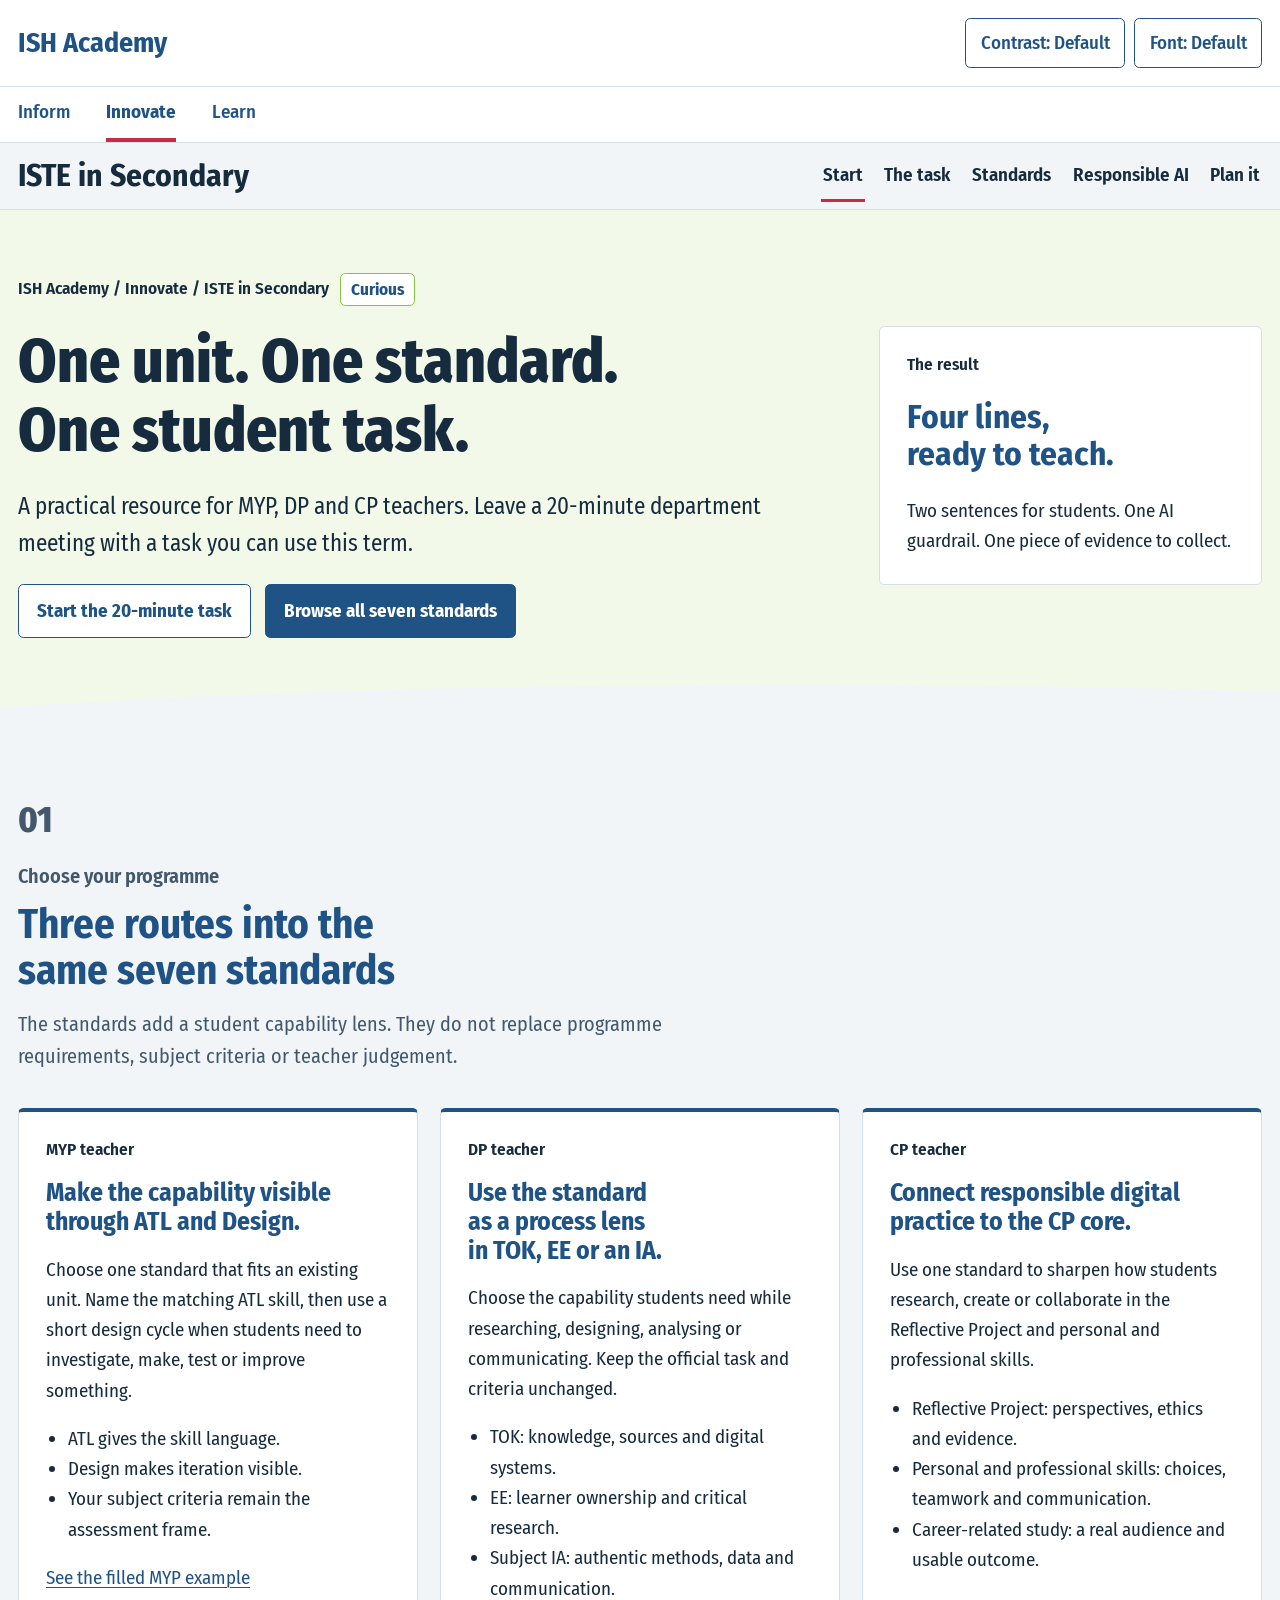
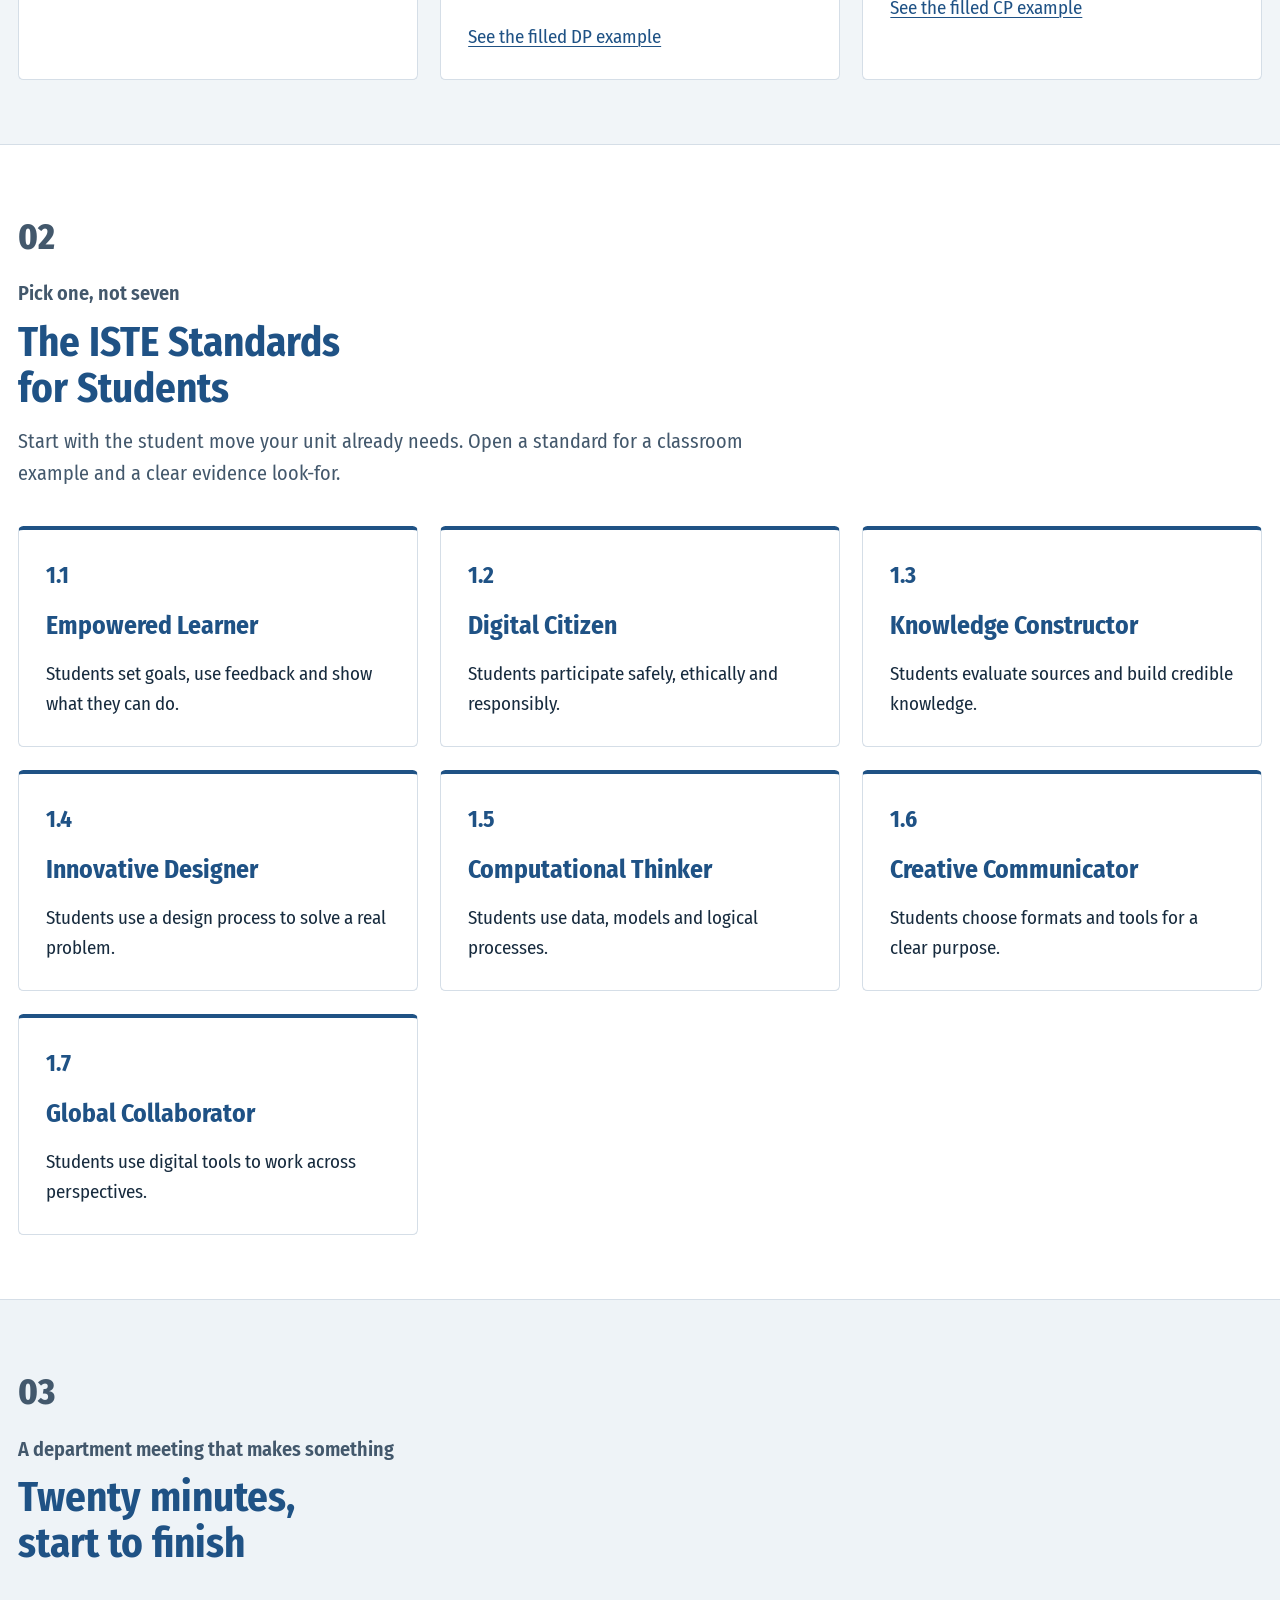
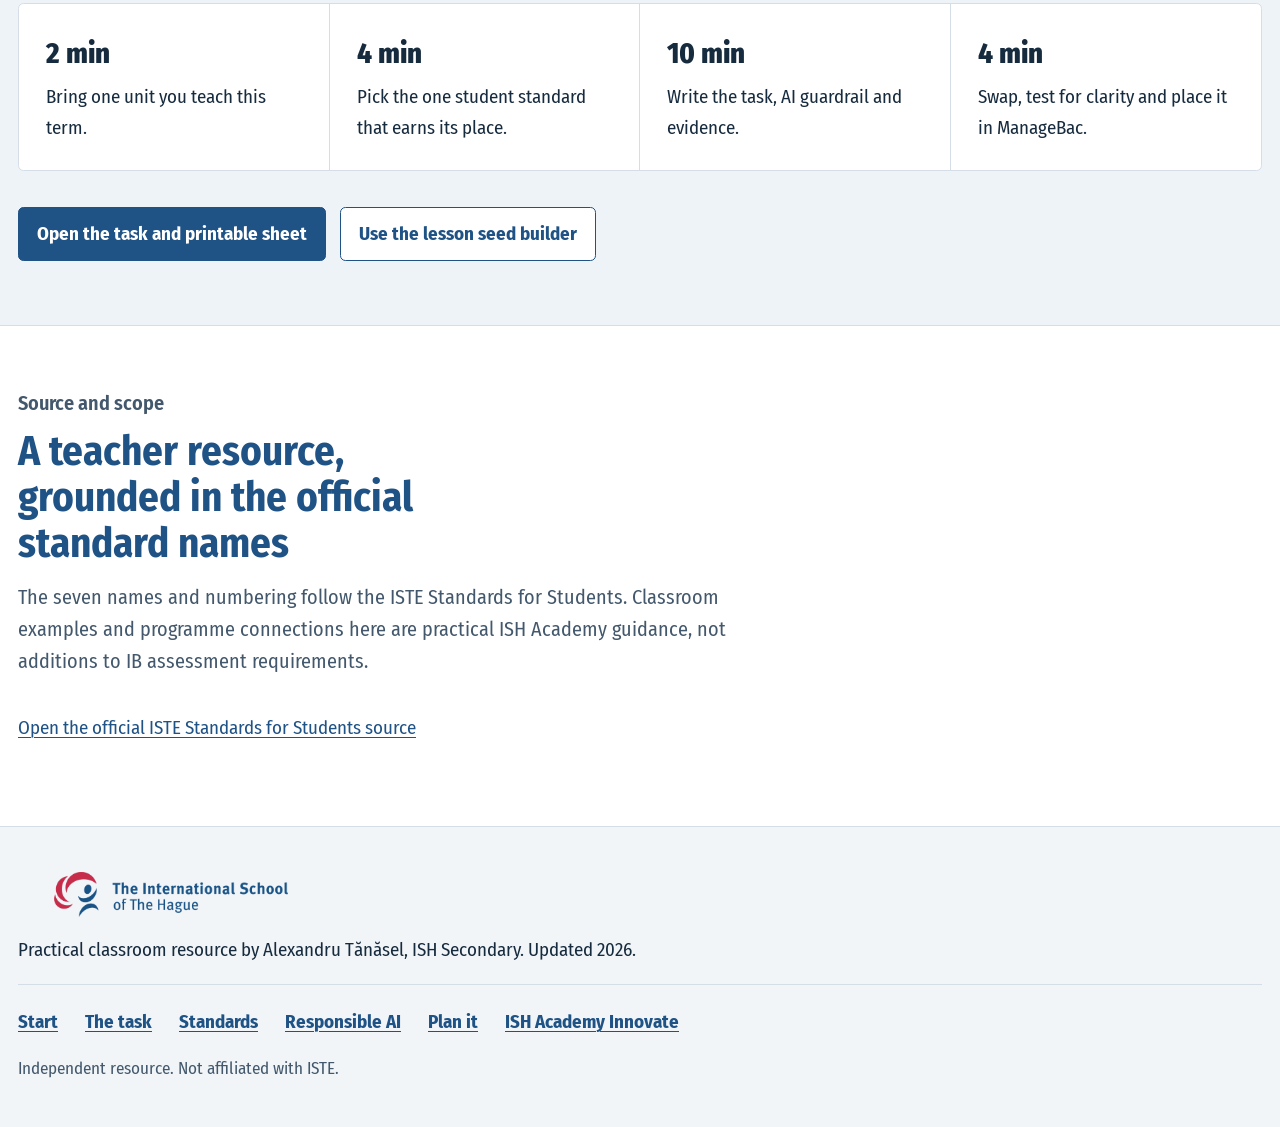
<file: index.html>
<!doctype html>
<html lang="en" data-commitment="curious">
<head>
  <meta charset="utf-8">
  <meta name="viewport" content="width=device-width, initial-scale=1">
  <title>ISTE in Secondary | One unit, one standard, one task</title>
  <meta name="description" content="A practical 20-minute resource for ISH Secondary teachers to turn one ISTE Student Standard into a student-facing task.">
  <meta property="og:title" content="ISTE in Secondary">
  <meta property="og:description" content="One unit, one ISTE Student Standard and one usable student task for MYP, DP or CP.">
  <meta property="og:type" content="website">
  <meta property="og:image" content="https://tanasel.github.io/iste-secondary/assets/og-iste-secondary.jpg">
  <meta name="twitter:card" content="summary_large_image">
  <script>
    (function () {
      try {
        if (localStorage.getItem("ishacademy:contrast") === "high") document.documentElement.setAttribute("data-contrast", "high");
        if (localStorage.getItem("ishacademy:font") === "dyslexic") document.documentElement.setAttribute("data-font", "dyslexic");
      } catch (error) {}
      try {
        if (window.self !== window.top) document.documentElement.classList.add("is-framed");
      } catch (error) {
        document.documentElement.classList.add("is-framed");
      }
    }());
  </script>
  <link rel="icon" href="assets/favicon.svg" type="image/svg+xml">
  <link rel="stylesheet" href="assets/kit/ish-kit.css?v=20261001g">
  <link rel="stylesheet" href="assets/styles.css?v=20261001g">
  <script src="assets/app.js?v=20261001g" defer></script>
</head>
<body>
  <a class="skip-link" href="#main">Skip to content</a>

  <header class="academy-header">
    <div class="academy-top">
      <a class="academy-brand" href="https://www.ish.academy/innovate/" target="_top">ISH Academy</a>
      <div class="reading-tools" role="group" aria-label="Reading preferences">
        <button class="reading-switch" type="button" data-ish-toggle="contrast" aria-pressed="false">Contrast: <span data-ish-state>Default</span></button>
        <button class="reading-switch" type="button" data-ish-toggle="font" aria-pressed="false">Font: <span data-ish-state>Default</span></button>
      </div>
      <p class="sr-only" id="ish-preference-status" aria-live="polite"></p>
    </div>
    <nav class="academy-sections" aria-label="ISH Academy sections">
      <a href="https://www.ish.academy/inform/" target="_top">Inform</a>
      <a href="https://www.ish.academy/innovate/" target="_top" aria-current="page">Innovate</a>
      <a href="https://www.ish.academy/learn/" target="_top">Learn</a>
    </nav>
    <div class="resource-bar">
      <div class="resource-bar__inner shell">
        <a class="resource-mark" href="index.html">ISTE <strong>in Secondary</strong></a>
        <button class="menu-toggle" type="button" data-menu-toggle aria-label="Open resource menu" aria-expanded="false" aria-controls="resource-nav">Menu</button>
        <nav class="resource-nav" id="resource-nav" aria-label="Resource navigation">
          <a href="index.html" aria-current="page">Start</a>
          <a href="task.html">The task</a>
          <a href="standards.html">Standards</a>
          <a href="ai.html">Responsible AI</a>
          <a href="plan.html">Plan it</a>
        </nav>
      </div>
    </div>
  </header>

  <main id="main">
    <section class="hero">
      <div class="hero__inner shell">
        <div class="hero__copy">
          <div class="eyebrow-row"><p class="eyebrow">ISH Academy / Innovate / ISTE in Secondary</p><span class="value-pill">Curious</span></div>
          <h1>One unit. One standard. One student task.</h1>
          <p class="lede">A practical resource for MYP, DP and CP teachers. Leave a 20-minute department meeting with a task you can use this term.</p>
          <div class="button-row">
            <a class="button button--light" href="task.html">Start the 20-minute task</a>
            <a class="button button--primary" href="standards.html">Browse all seven standards</a>
          </div>
        </div>
        <aside class="hero__aside" aria-labelledby="meeting-result">
          <p class="label">The result</p>
          <h2 id="meeting-result">Four lines, ready to teach.</h2>
          <p>Two sentences for students. One AI guardrail. One piece of evidence to collect.</p>
        </aside>
      </div>
      <svg class="hero-curve" aria-hidden="true" viewBox="0 0 1200 70" preserveAspectRatio="none"><path d="M0 42 Q540 -5 1200 22 L1200 70 L0 70Z" fill="currentColor"/></svg>
    </section>

    <section class="section section--surface" aria-labelledby="routes-title">
      <div class="shell">
        <div class="section-heading">
          <span class="section-number" aria-hidden="true">01</span>
          <p class="label">Choose your programme</p>
          <h2 id="routes-title">Three routes into the same seven standards</h2>
          <p>The standards add a student capability lens. They do not replace programme requirements, subject criteria or teacher judgement.</p>
        </div>
        <div class="route-grid enter">
          <article class="card card--myp">
            <p class="chip">MYP teacher</p>
            <h3>Make the capability visible through ATL and Design.</h3>
            <p>Choose one standard that fits an existing unit. Name the matching ATL skill, then use a short design cycle when students need to investigate, make, test or improve something.</p>
            <ul>
              <li>ATL gives the skill language.</li>
              <li>Design makes iteration visible.</li>
              <li>Your subject criteria remain the assessment frame.</li>
            </ul>
            <a href="task.html#myp-example">See the filled MYP example</a>
          </article>
          <article class="card card--dp">
            <p class="chip">DP teacher</p>
            <h3>Use the standard as a process lens in TOK, EE or an IA.</h3>
            <p>Choose the capability students need while researching, designing, analysing or communicating. Keep the official task and criteria unchanged.</p>
            <ul>
              <li>TOK: knowledge, sources and digital systems.</li>
              <li>EE: learner ownership and critical research.</li>
              <li>Subject IA: authentic methods, data and communication.</li>
            </ul>
            <a href="task.html#dp-example">See the filled DP example</a>
          </article>
          <article class="card card--cp">
            <p class="chip">CP teacher</p>
            <h3>Connect responsible digital practice to the CP core.</h3>
            <p>Use one standard to sharpen how students research, create or collaborate in the Reflective Project and personal and professional skills.</p>
            <ul>
              <li>Reflective Project: perspectives, ethics and evidence.</li>
              <li>Personal and professional skills: choices, teamwork and communication.</li>
              <li>Career-related study: a real audience and usable outcome.</li>
            </ul>
            <a href="task.html#cp-example">See the filled CP example</a>
          </article>
        </div>
      </div>
    </section>

    <section class="section" aria-labelledby="standards-title">
      <div class="shell">
        <div class="section-heading">
          <span class="section-number" aria-hidden="true">02</span>
          <p class="label">Pick one, not seven</p>
          <h2 id="standards-title">The ISTE Standards for Students</h2>
          <p>Start with the student move your unit already needs. Open a standard for a classroom example and a clear evidence look-for.</p>
        </div>
        <div class="standards-grid enter">
          <a class="standard-card" href="standards.html#s1"><span class="standard-number">1.1</span><h3>Empowered Learner</h3><p>Students set goals, use feedback and show what they can do.</p></a>
          <a class="standard-card" href="standards.html#s2"><span class="standard-number">1.2</span><h3>Digital Citizen</h3><p>Students participate safely, ethically and responsibly.</p></a>
          <a class="standard-card" href="standards.html#s3"><span class="standard-number">1.3</span><h3>Knowledge Constructor</h3><p>Students evaluate sources and build credible knowledge.</p></a>
          <a class="standard-card" href="standards.html#s4"><span class="standard-number">1.4</span><h3>Innovative Designer</h3><p>Students use a design process to solve a real problem.</p></a>
          <a class="standard-card" href="standards.html#s5"><span class="standard-number">1.5</span><h3>Computational Thinker</h3><p>Students use data, models and logical processes.</p></a>
          <a class="standard-card" href="standards.html#s6"><span class="standard-number">1.6</span><h3>Creative Communicator</h3><p>Students choose formats and tools for a clear purpose.</p></a>
          <a class="standard-card" href="standards.html#s7"><span class="standard-number">1.7</span><h3>Global Collaborator</h3><p>Students use digital tools to work across perspectives.</p></a>
        </div>
      </div>
    </section>

    <section class="section section--blue" aria-labelledby="twenty-title">
      <div class="shell">
        <div class="section-heading">
          <span class="section-number" aria-hidden="true">03</span>
          <p class="label">A department meeting that makes something</p>
          <h2 id="twenty-title">Twenty minutes, start to finish</h2>
        </div>
        <div class="meeting-grid">
          <div class="meeting-step"><strong>2 min</strong>Bring one unit you teach this term.</div>
          <div class="meeting-step"><strong>4 min</strong>Pick the one student standard that earns its place.</div>
          <div class="meeting-step"><strong>10 min</strong>Write the task, AI guardrail and evidence.</div>
          <div class="meeting-step"><strong>4 min</strong>Swap, test for clarity and place it in ManageBac.</div>
        </div>
        <div class="button-row" style="margin-top: 2rem">
          <a class="button button--primary" href="task.html">Open the task and printable sheet</a>
          <a class="button button--ghost" href="plan.html">Use the lesson seed builder</a>
        </div>
      </div>
    </section>

    <section class="section" aria-labelledby="source-title">
      <div class="shell">
        <div class="section-heading">
          <p class="label">Source and scope</p>
          <h2 id="source-title">A teacher resource, grounded in the official standard names</h2>
          <p>The seven names and numbering follow the ISTE Standards for Students. Classroom examples and programme connections here are practical ISH Academy guidance, not additions to IB assessment requirements.</p>
        </div>
        <p><a href="https://iste.org/standards/students" target="_blank" rel="noopener">Open the official ISTE Standards for Students source</a></p>
      </div>
    </section>
  </main>

  <footer class="academy-footer">
    <div class="shell">
      <div class="footer-branding">
        <img class="footer-academy" src="assets/brand/ish-academy-wordmark.png" alt="ISH Academy">
        <img class="footer-school" src="assets/brand/ish-logo-horizontal.png" alt="International School of The Hague">
      </div>
      <p class="footer-copy">Practical classroom resource by Alexandru Tănăsel, ISH Secondary. Updated <span data-year>2026</span>.</p>
      <nav class="footer-links" aria-label="Footer navigation">
        <a href="index.html">Start</a>
        <a href="task.html">The task</a>
        <a href="standards.html">Standards</a>
        <a href="ai.html">Responsible AI</a>
        <a href="plan.html">Plan it</a>
        <a href="https://www.ish.academy/innovate/" target="_top">ISH Academy Innovate</a>
      </nav>
      <p class="footer-note">Independent resource. Not affiliated with ISTE.</p>
    </div>
  </footer>
</body>
</html>
</file>
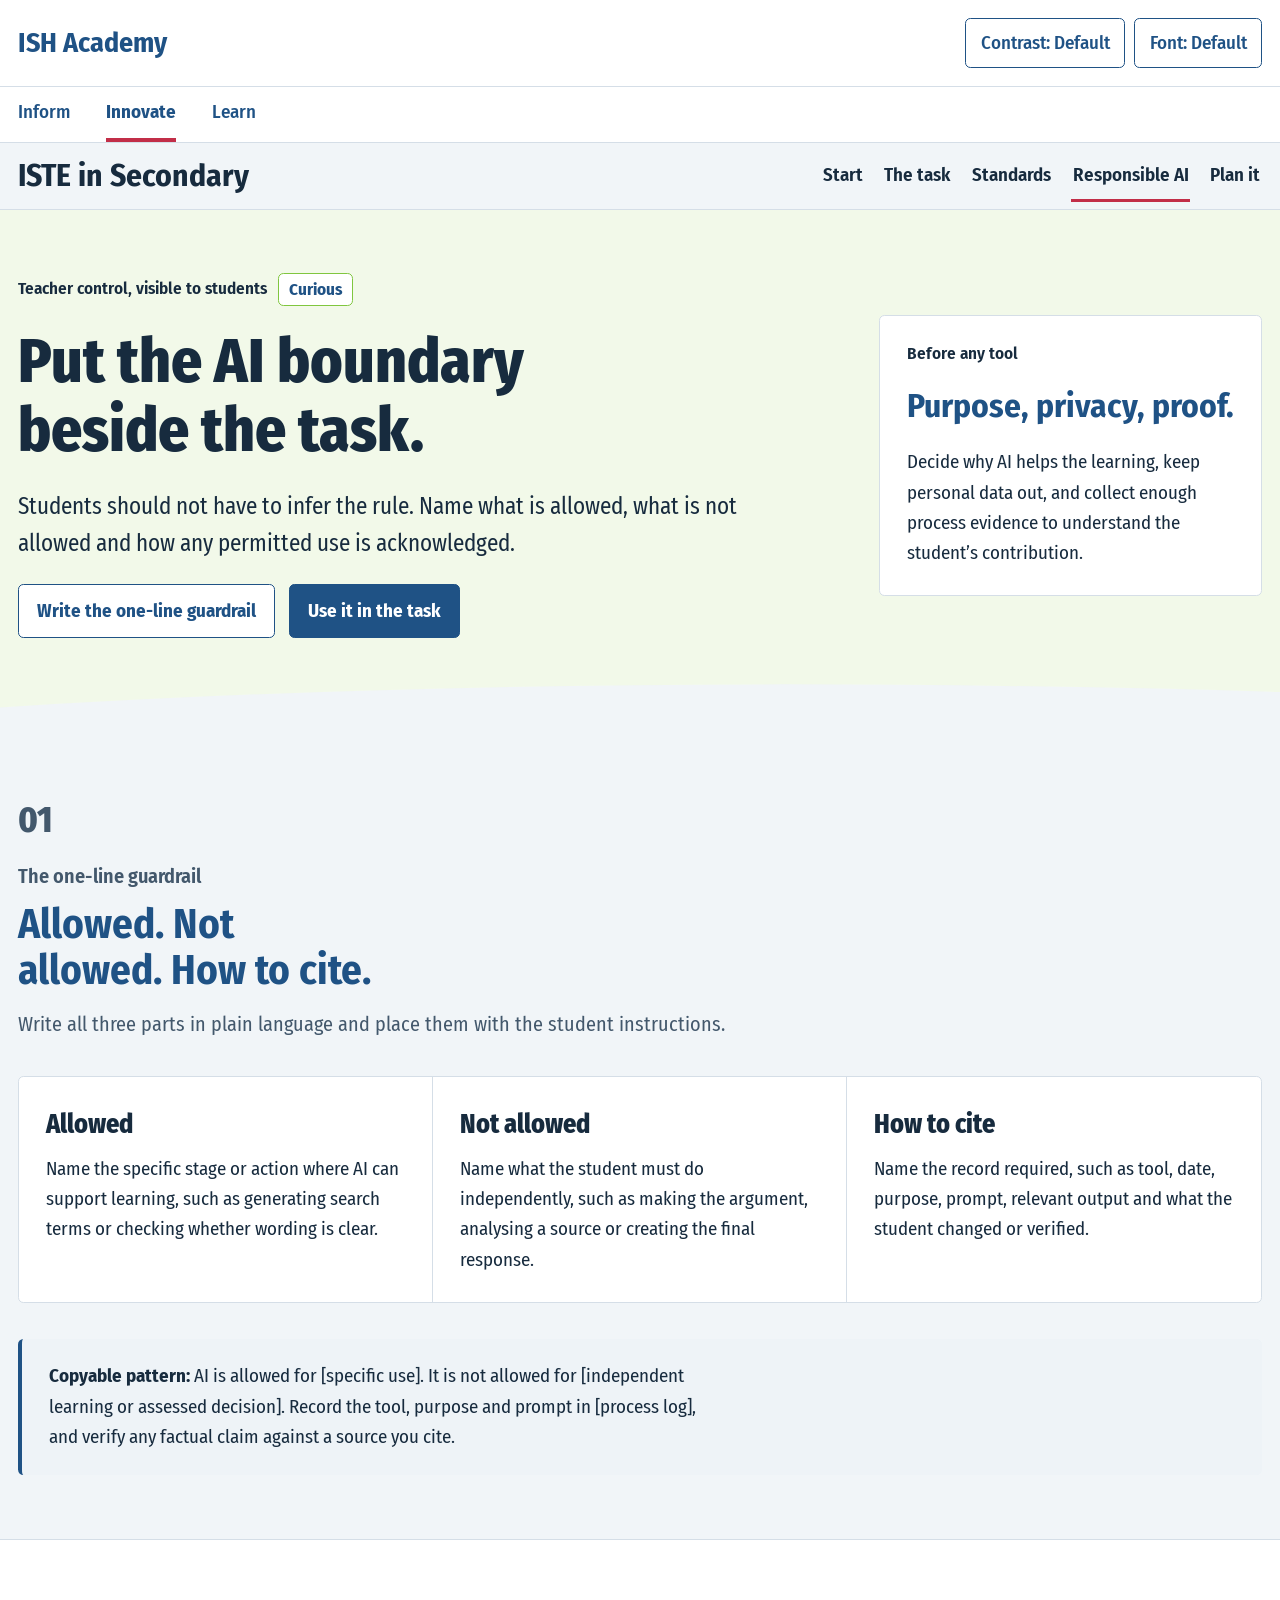
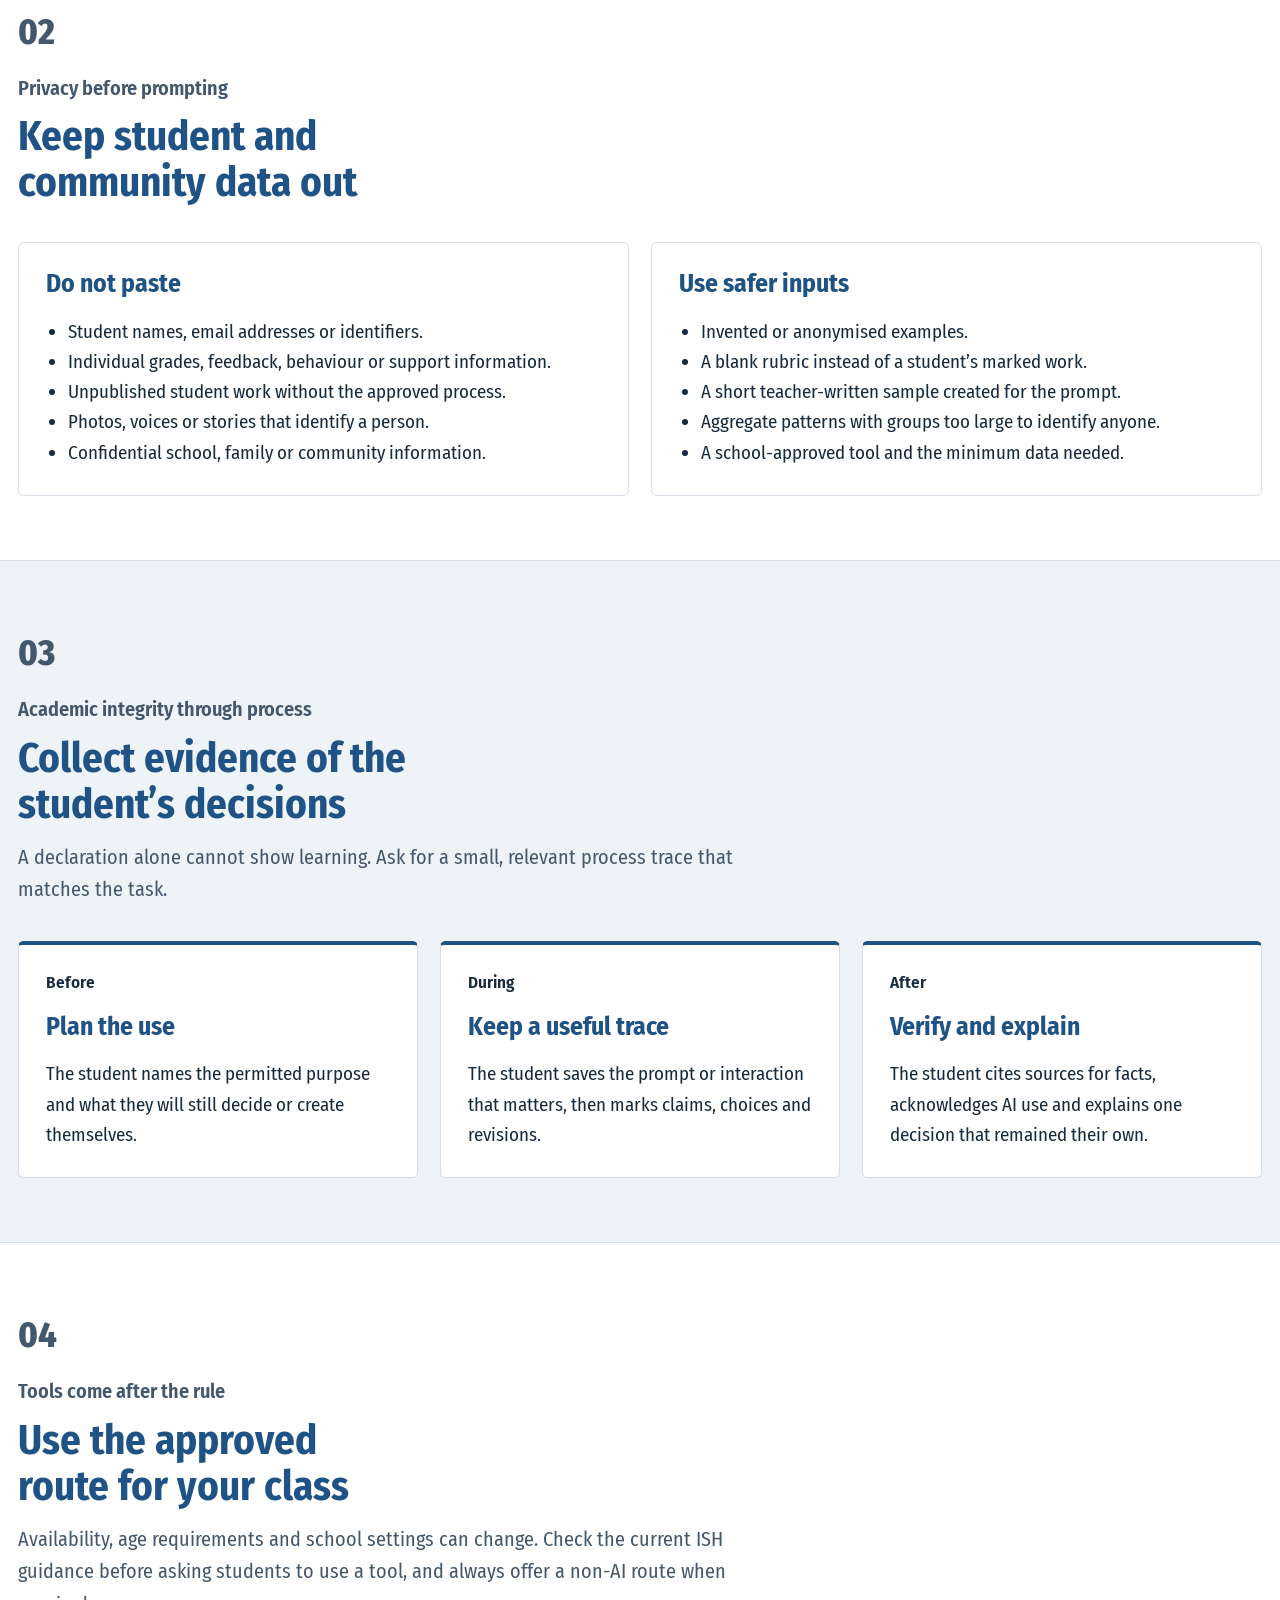
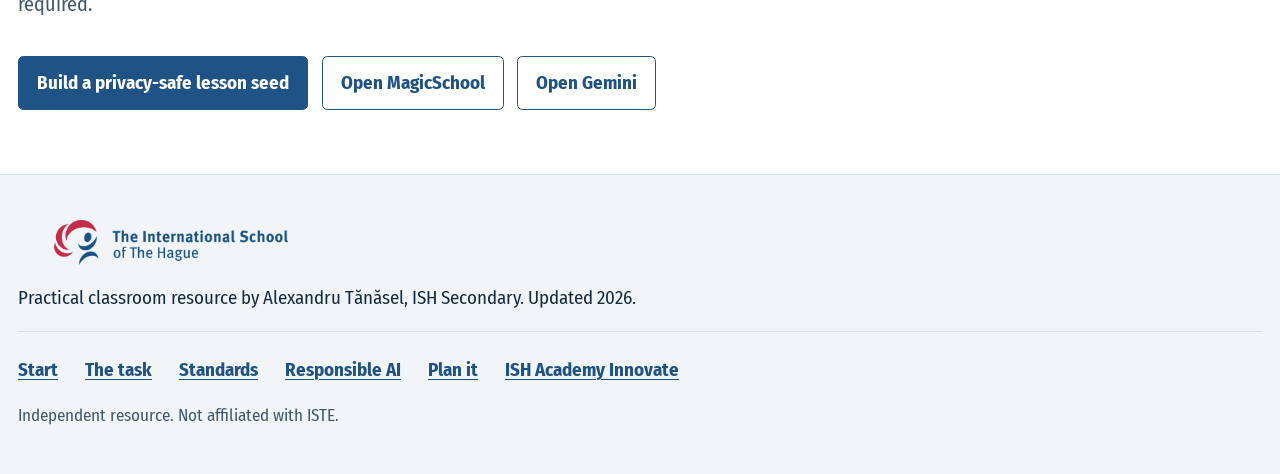
<file: ai.html>
<!doctype html>
<html lang="en" data-commitment="curious">
<head>
  <meta charset="utf-8">
  <meta name="viewport" content="width=device-width, initial-scale=1">
  <title>Responsible AI | ISTE in Secondary</title>
  <meta name="description" content="Teacher-controlled AI guardrails for student tasks: what is allowed, what is not allowed, how students cite use, and how personal data stays out.">
  <meta property="og:title" content="Responsible AI | ISTE in Secondary">
  <meta property="og:description" content="Put the AI boundary beside the task in three clear parts.">
  <meta property="og:type" content="website">
  <meta property="og:image" content="https://tanasel.github.io/iste-secondary/assets/og-iste-secondary.jpg">
  <meta name="twitter:card" content="summary_large_image">
  <script>
    (function () {
      try {
        if (localStorage.getItem("ishacademy:contrast") === "high") document.documentElement.setAttribute("data-contrast", "high");
        if (localStorage.getItem("ishacademy:font") === "dyslexic") document.documentElement.setAttribute("data-font", "dyslexic");
      } catch (error) {}
      try {
        if (window.self !== window.top) document.documentElement.classList.add("is-framed");
      } catch (error) {
        document.documentElement.classList.add("is-framed");
      }
    }());
  </script>
  <link rel="icon" href="assets/favicon.svg" type="image/svg+xml">
  <link rel="stylesheet" href="assets/kit/ish-kit.css?v=20261001g">
  <link rel="stylesheet" href="assets/styles.css?v=20261001g">
  <script src="assets/app.js?v=20261001g" defer></script>
</head>
<body>
  <a class="skip-link" href="#main">Skip to content</a>

  <header class="academy-header">
    <div class="academy-top">
      <a class="academy-brand" href="https://www.ish.academy/innovate/" target="_top">ISH Academy</a>
      <div class="reading-tools" role="group" aria-label="Reading preferences">
        <button class="reading-switch" type="button" data-ish-toggle="contrast" aria-pressed="false">Contrast: <span data-ish-state>Default</span></button>
        <button class="reading-switch" type="button" data-ish-toggle="font" aria-pressed="false">Font: <span data-ish-state>Default</span></button>
      </div>
      <p class="sr-only" id="ish-preference-status" aria-live="polite"></p>
    </div>
    <nav class="academy-sections" aria-label="ISH Academy sections">
      <a href="https://www.ish.academy/inform/" target="_top">Inform</a>
      <a href="https://www.ish.academy/innovate/" target="_top" aria-current="page">Innovate</a>
      <a href="https://www.ish.academy/learn/" target="_top">Learn</a>
    </nav>
    <div class="resource-bar">
      <div class="resource-bar__inner shell">
        <a class="resource-mark" href="index.html">ISTE <strong>in Secondary</strong></a>
        <button class="menu-toggle" type="button" data-menu-toggle aria-label="Open resource menu" aria-expanded="false" aria-controls="resource-nav">Menu</button>
        <nav class="resource-nav" id="resource-nav" aria-label="Resource navigation">
          <a href="index.html">Start</a>
          <a href="task.html">The task</a>
          <a href="standards.html">Standards</a>
          <a href="ai.html" aria-current="page">Responsible AI</a>
          <a href="plan.html">Plan it</a>
        </nav>
      </div>
    </div>
  </header>

  <main id="main">
    <section class="hero">
      <div class="hero__inner shell">
        <div class="hero__copy">
          <div class="eyebrow-row"><p class="eyebrow">Teacher control, visible to students</p><span class="value-pill">Curious</span></div>
          <h1>Put the AI boundary beside the task.</h1>
          <p class="lede">Students should not have to infer the rule. Name what is allowed, what is not allowed and how any permitted use is acknowledged.</p>
          <div class="button-row">
            <a class="button button--light" href="#guardrail">Write the one-line guardrail</a>
            <a class="button button--primary" href="task.html">Use it in the task</a>
          </div>
        </div>
        <aside class="hero__aside">
          <p class="label">Before any tool</p>
          <h2>Purpose, privacy, proof.</h2>
          <p>Decide why AI helps the learning, keep personal data out, and collect enough process evidence to understand the student’s contribution.</p>
        </aside>
      </div>
      <svg class="hero-curve" aria-hidden="true" viewBox="0 0 1200 70" preserveAspectRatio="none"><path d="M0 42 Q540 -5 1200 22 L1200 70 L0 70Z" fill="currentColor"/></svg>
    </section>

    <section class="section section--surface" id="guardrail" aria-labelledby="guardrail-title">
      <div class="shell">
        <div class="section-heading">
          <span class="section-number" aria-hidden="true">01</span>
          <p class="label">The one-line guardrail</p>
          <h2 id="guardrail-title">Allowed. Not allowed. How to cite.</h2>
          <p>Write all three parts in plain language and place them with the student instructions.</p>
        </div>
        <div class="guardrail">
          <div><strong>Allowed</strong>Name the specific stage or action where AI can support learning, such as generating search terms or checking whether wording is clear.</div>
          <div><strong>Not allowed</strong>Name what the student must do independently, such as making the argument, analysing a source or creating the final response.</div>
          <div><strong>How to cite</strong>Name the record required, such as tool, date, purpose, prompt, relevant output and what the student changed or verified.</div>
        </div>
        <div class="note" style="margin-top: 2rem">
          <p><strong>Copyable pattern:</strong> AI is allowed for [specific use]. It is not allowed for [independent learning or assessed decision]. Record the tool, purpose and prompt in [process log], and verify any factual claim against a source you cite.</p>
        </div>
      </div>
    </section>

    <section class="section" id="privacy" aria-labelledby="privacy-title">
      <div class="shell">
        <div class="section-heading">
          <span class="section-number" aria-hidden="true">02</span>
          <p class="label">Privacy before prompting</p>
          <h2 id="privacy-title">Keep student and community data out</h2>
        </div>
        <div class="checks-grid">
          <article class="check-card">
            <h3>Do not paste</h3>
            <ul>
              <li>Student names, email addresses or identifiers.</li>
              <li>Individual grades, feedback, behaviour or support information.</li>
              <li>Unpublished student work without the approved process.</li>
              <li>Photos, voices or stories that identify a person.</li>
              <li>Confidential school, family or community information.</li>
            </ul>
          </article>
          <article class="check-card">
            <h3>Use safer inputs</h3>
            <ul>
              <li>Invented or anonymised examples.</li>
              <li>A blank rubric instead of a student’s marked work.</li>
              <li>A short teacher-written sample created for the prompt.</li>
              <li>Aggregate patterns with groups too large to identify anyone.</li>
              <li>A school-approved tool and the minimum data needed.</li>
            </ul>
          </article>
        </div>
      </div>
    </section>

    <section class="section section--blue" aria-labelledby="proof-title">
      <div class="shell">
        <div class="section-heading">
          <span class="section-number" aria-hidden="true">03</span>
          <p class="label">Academic integrity through process</p>
          <h2 id="proof-title">Collect evidence of the student’s decisions</h2>
          <p>A declaration alone cannot show learning. Ask for a small, relevant process trace that matches the task.</p>
        </div>
        <div class="route-grid">
          <article class="card card--myp">
            <p class="chip">Before</p>
            <h3>Plan the use</h3>
            <p>The student names the permitted purpose and what they will still decide or create themselves.</p>
          </article>
          <article class="card card--dp">
            <p class="chip">During</p>
            <h3>Keep a useful trace</h3>
            <p>The student saves the prompt or interaction that matters, then marks claims, choices and revisions.</p>
          </article>
          <article class="card card--cp">
            <p class="chip">After</p>
            <h3>Verify and explain</h3>
            <p>The student cites sources for facts, acknowledges AI use and explains one decision that remained their own.</p>
          </article>
        </div>
      </div>
    </section>

    <section class="section" aria-labelledby="tools-title">
      <div class="shell">
        <div class="section-heading">
          <span class="section-number" aria-hidden="true">04</span>
          <p class="label">Tools come after the rule</p>
          <h2 id="tools-title">Use the approved route for your class</h2>
          <p>Availability, age requirements and school settings can change. Check the current ISH guidance before asking students to use a tool, and always offer a non-AI route when required.</p>
        </div>
        <div class="button-row">
          <a class="button button--primary" href="plan.html">Build a privacy-safe lesson seed</a>
          <a class="button button--ghost" href="https://app.magicschool.ai/tools" target="_blank" rel="noopener">Open MagicSchool</a>
          <a class="button button--ghost" href="https://gemini.google.com/app" target="_blank" rel="noopener">Open Gemini</a>
        </div>
      </div>
    </section>
  </main>

  <footer class="academy-footer">
    <div class="shell">
      <div class="footer-branding">
        <img class="footer-academy" src="assets/brand/ish-academy-wordmark.png" alt="ISH Academy">
        <img class="footer-school" src="assets/brand/ish-logo-horizontal.png" alt="International School of The Hague">
      </div>
      <p class="footer-copy">Practical classroom resource by Alexandru Tănăsel, ISH Secondary. Updated <span data-year>2026</span>.</p>
      <nav class="footer-links" aria-label="Footer navigation">
        <a href="index.html">Start</a>
        <a href="task.html">The task</a>
        <a href="standards.html">Standards</a>
        <a href="ai.html">Responsible AI</a>
        <a href="plan.html">Plan it</a>
        <a href="https://www.ish.academy/innovate/" target="_top">ISH Academy Innovate</a>
      </nav>
      <p class="footer-note">Independent resource. Not affiliated with ISTE.</p>
    </div>
  </footer>
</body>
</html>
</file>
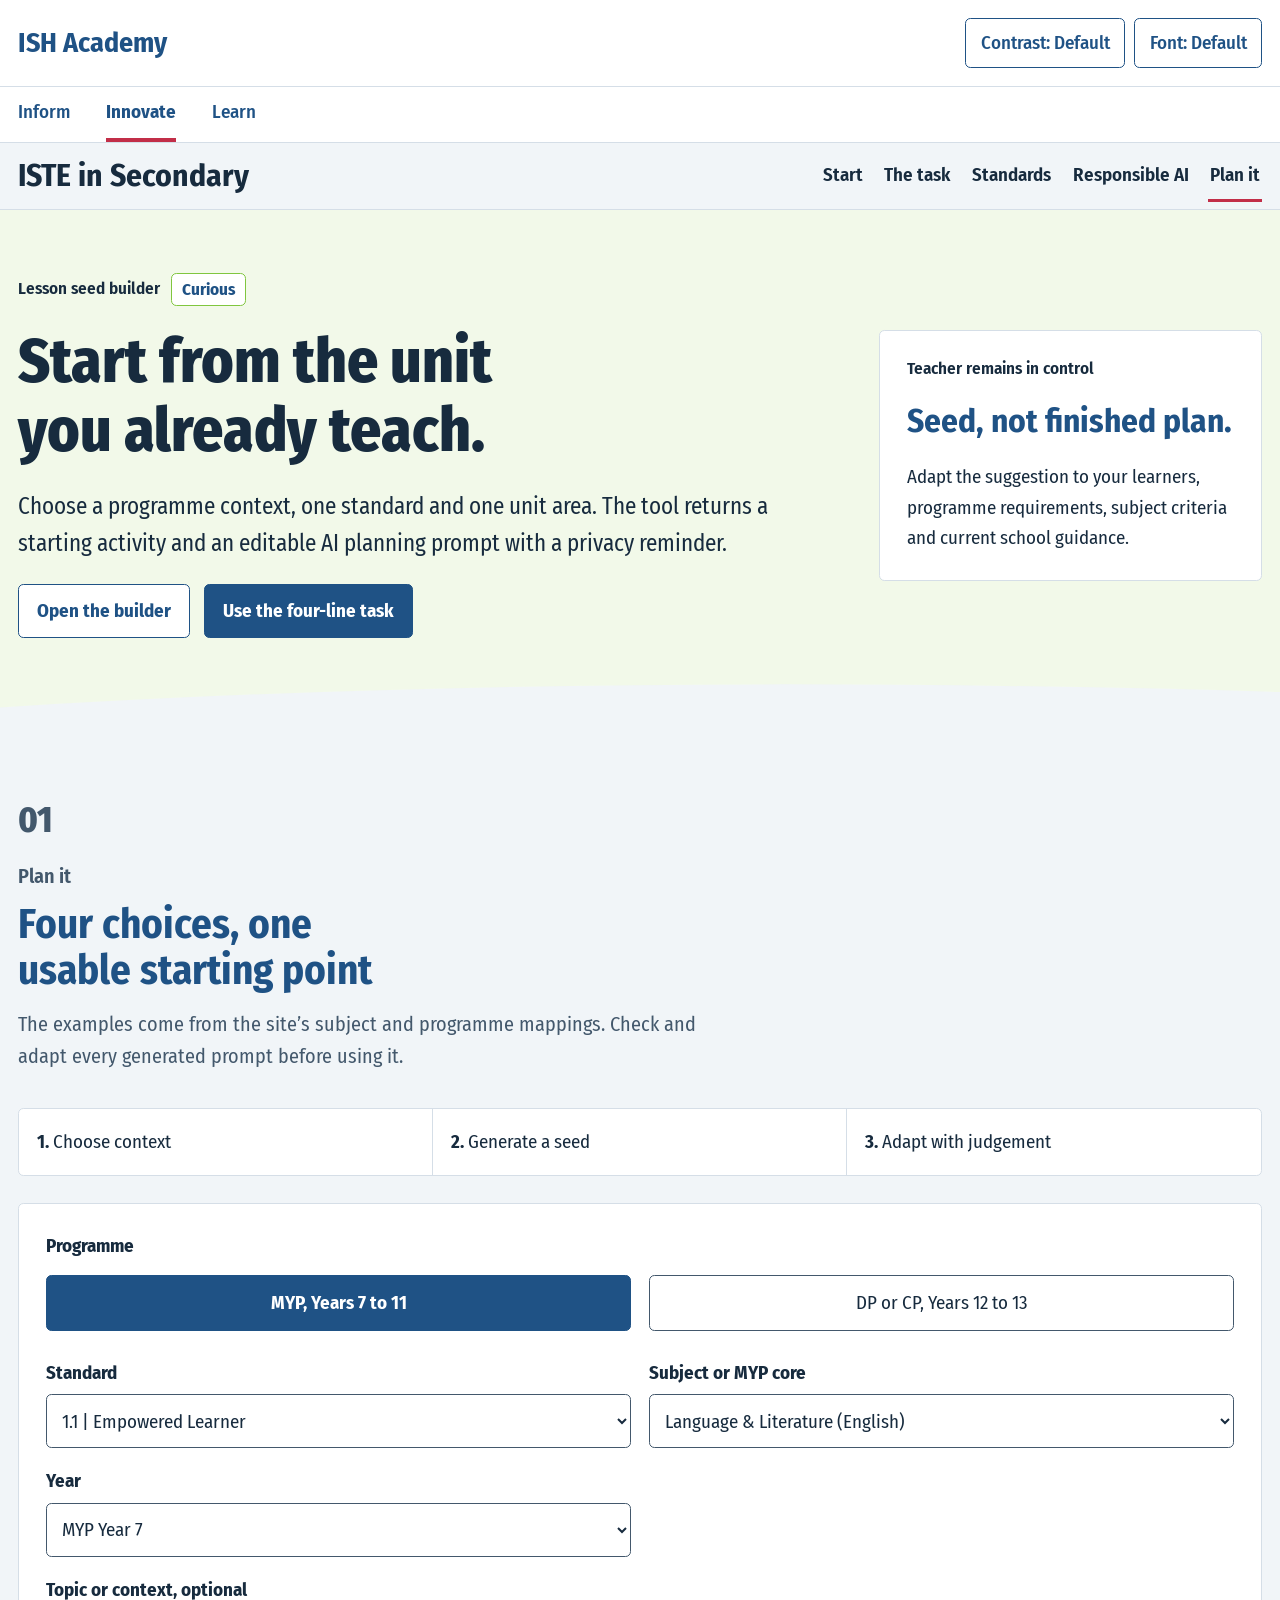
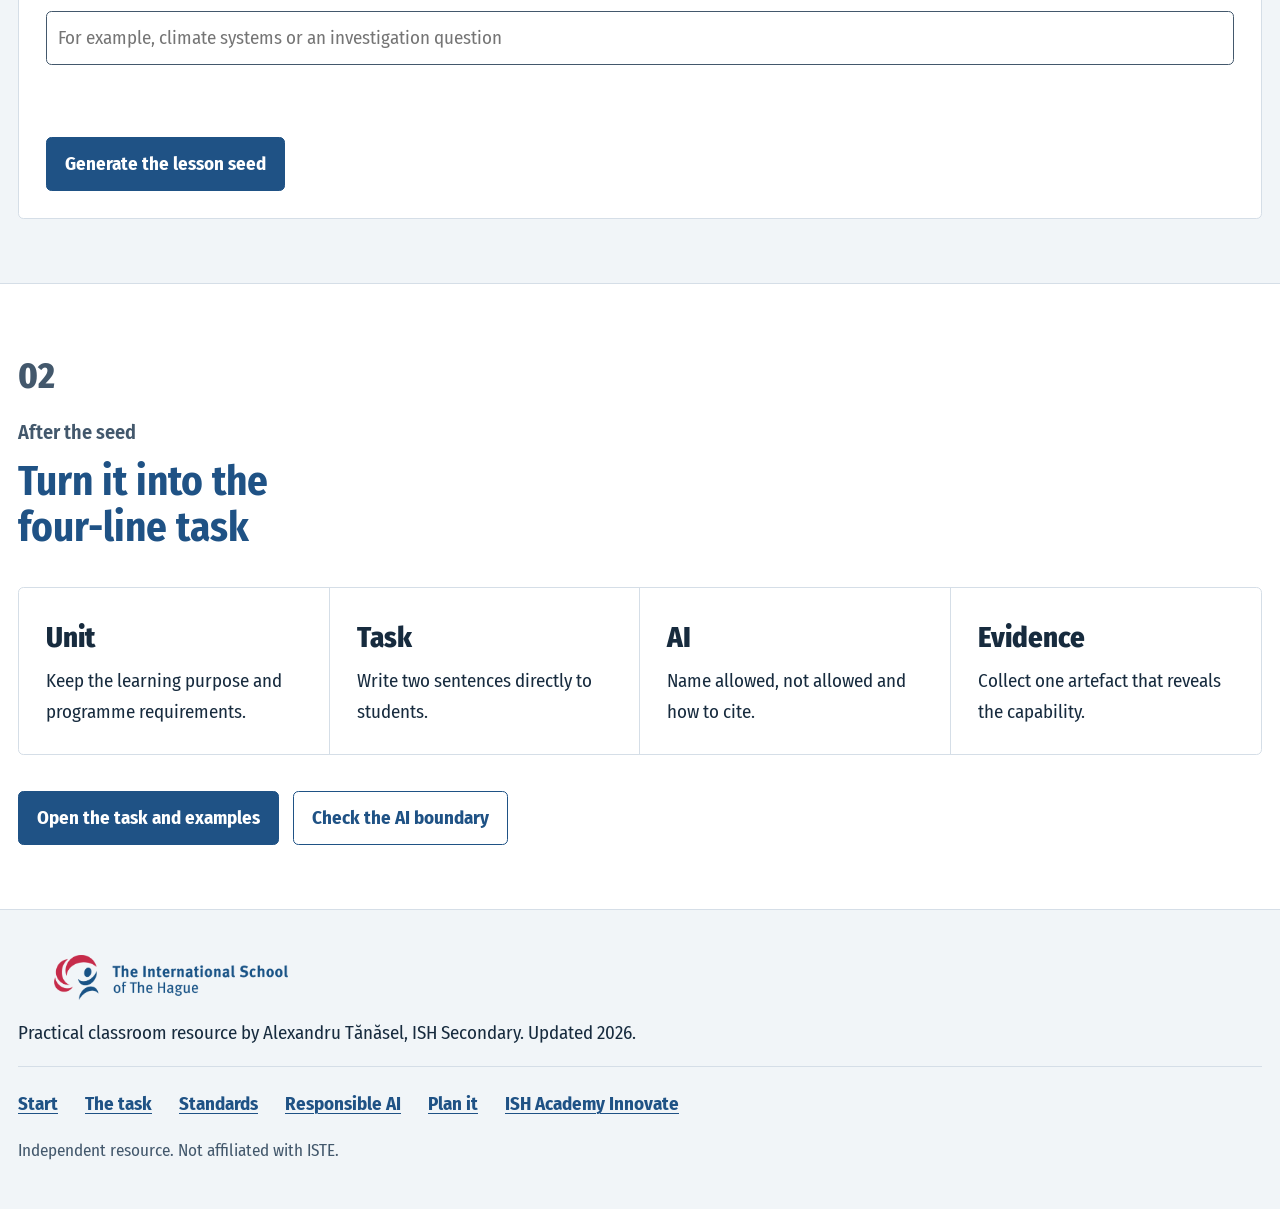
<file: plan.html>
<!doctype html>
<html lang="en" data-commitment="curious">
<head>
  <meta charset="utf-8">
  <meta name="viewport" content="width=device-width, initial-scale=1">
  <title>Plan it | ISTE in Secondary</title>
  <meta name="description" content="Choose an ISTE Student Standard, programme context and year to create a practical activity seed and privacy-safe planning prompt.">
  <meta property="og:title" content="Plan it | ISTE in Secondary">
  <meta property="og:description" content="Build one practical lesson seed from a standard and an existing unit.">
  <meta property="og:type" content="website">
  <meta property="og:image" content="https://tanasel.github.io/iste-secondary/assets/og-iste-secondary.jpg">
  <meta name="twitter:card" content="summary_large_image">
  <script>
    (function () {
      try {
        if (localStorage.getItem("ishacademy:contrast") === "high") document.documentElement.setAttribute("data-contrast", "high");
        if (localStorage.getItem("ishacademy:font") === "dyslexic") document.documentElement.setAttribute("data-font", "dyslexic");
      } catch (error) {}
      try {
        if (window.self !== window.top) document.documentElement.classList.add("is-framed");
      } catch (error) {
        document.documentElement.classList.add("is-framed");
      }
    }());
  </script>
  <link rel="icon" href="assets/favicon.svg" type="image/svg+xml">
  <link rel="stylesheet" href="assets/kit/ish-kit.css?v=20261001g">
  <link rel="stylesheet" href="assets/styles.css?v=20261001g">
  <script src="assets/plan-data.js?v=20261001g"></script>
  <script src="assets/app.js?v=20261001g" defer></script>
  <script src="assets/plan.js?v=20261001g" defer></script>
</head>
<body>
  <a class="skip-link" href="#main">Skip to content</a>

  <header class="academy-header">
    <div class="academy-top">
      <a class="academy-brand" href="https://www.ish.academy/innovate/" target="_top">ISH Academy</a>
      <div class="reading-tools" role="group" aria-label="Reading preferences">
        <button class="reading-switch" type="button" data-ish-toggle="contrast" aria-pressed="false">Contrast: <span data-ish-state>Default</span></button>
        <button class="reading-switch" type="button" data-ish-toggle="font" aria-pressed="false">Font: <span data-ish-state>Default</span></button>
      </div>
      <p class="sr-only" id="ish-preference-status" aria-live="polite"></p>
    </div>
    <nav class="academy-sections" aria-label="ISH Academy sections">
      <a href="https://www.ish.academy/inform/" target="_top">Inform</a>
      <a href="https://www.ish.academy/innovate/" target="_top" aria-current="page">Innovate</a>
      <a href="https://www.ish.academy/learn/" target="_top">Learn</a>
    </nav>
    <div class="resource-bar">
      <div class="resource-bar__inner shell">
        <a class="resource-mark" href="index.html">ISTE <strong>in Secondary</strong></a>
        <button class="menu-toggle" type="button" data-menu-toggle aria-label="Open resource menu" aria-expanded="false" aria-controls="resource-nav">Menu</button>
        <nav class="resource-nav" id="resource-nav" aria-label="Resource navigation">
          <a href="index.html">Start</a>
          <a href="task.html">The task</a>
          <a href="standards.html">Standards</a>
          <a href="ai.html">Responsible AI</a>
          <a href="plan.html" aria-current="page">Plan it</a>
        </nav>
      </div>
    </div>
  </header>

  <main id="main">
    <section class="hero">
      <div class="hero__inner shell">
        <div class="hero__copy">
          <div class="eyebrow-row"><p class="eyebrow">Lesson seed builder</p><span class="value-pill">Curious</span></div>
          <h1>Start from the unit you already teach.</h1>
          <p class="lede">Choose a programme context, one standard and one unit area. The tool returns a starting activity and an editable AI planning prompt with a privacy reminder.</p>
          <div class="button-row">
            <a class="button button--light" href="#planner">Open the builder</a>
            <a class="button button--primary" href="task.html">Use the four-line task</a>
          </div>
        </div>
        <aside class="hero__aside">
          <p class="label">Teacher remains in control</p>
          <h2>Seed, not finished plan.</h2>
          <p>Adapt the suggestion to your learners, programme requirements, subject criteria and current school guidance.</p>
        </aside>
      </div>
      <svg class="hero-curve" aria-hidden="true" viewBox="0 0 1200 70" preserveAspectRatio="none"><path d="M0 42 Q540 -5 1200 22 L1200 70 L0 70Z" fill="currentColor"/></svg>
    </section>

    <section class="section section--surface" id="planner" aria-labelledby="planner-title">
      <div class="shell">
        <div class="section-heading">
          <span class="section-number" aria-hidden="true">01</span>
          <p class="label">Plan it</p>
          <h2 id="planner-title">Four choices, one usable starting point</h2>
          <p>The examples come from the site’s subject and programme mappings. Check and adapt every generated prompt before using it.</p>
        </div>

        <div class="plan-steps" aria-label="How the planner works">
          <span><strong>1.</strong> Choose context</span>
          <span><strong>2.</strong> Generate a seed</span>
          <span><strong>3.</strong> Adapt with judgement</span>
        </div>

        <form class="tool-card plan-form" data-plan-tool novalidate>
          <div class="programme-control">
            <span class="programme-label" id="plan-programme-label">Programme</span>
            <div class="programme-options" role="radiogroup" aria-labelledby="plan-programme-label" data-programme-picker>
              <button class="programme-option" type="button" role="radio" aria-checked="true" data-programme-option="myp">MYP, Years 7 to 11</button>
              <button class="programme-option" type="button" role="radio" aria-checked="false" data-programme-option="dpcp">DP or CP, Years 12 to 13</button>
            </div>
          </div>
          <div class="form-grid">
            <div class="field-group">
              <label for="plan-standard">Standard</label>
              <select id="plan-standard" name="standard" required>
                <option value="">Loading standards…</option>
              </select>
            </div>
            <div class="field-group">
              <label for="plan-unit" data-unit-label>Subject</label>
              <select id="plan-unit" name="unit" required>
                <option value="">Loading units…</option>
              </select>
            </div>
            <div class="field-group">
              <label for="plan-year">Year</label>
              <select id="plan-year" name="year" required>
                <option value="">Loading years…</option>
              </select>
            </div>
            <div class="field-group field-wide">
              <label for="plan-topic">Topic or context, optional</label>
              <input id="plan-topic" name="topic" type="text" autocomplete="off" placeholder="For example, climate systems or an investigation question">
            </div>
          </div>
          <p class="tool-error" data-plan-error aria-live="polite"></p>
          <button class="button button--primary" type="button" data-plan-submit>Generate the lesson seed</button>
        </form>

        <section class="plan-results" data-plan-results aria-live="polite" tabindex="-1" aria-label="Plan it result" hidden></section>
      </div>
    </section>

    <section class="section" aria-labelledby="after-title">
      <div class="shell">
        <div class="section-heading">
          <span class="section-number" aria-hidden="true">02</span>
          <p class="label">After the seed</p>
          <h2 id="after-title">Turn it into the four-line task</h2>
        </div>
        <div class="meeting-grid">
          <div class="meeting-step"><strong>Unit</strong>Keep the learning purpose and programme requirements.</div>
          <div class="meeting-step"><strong>Task</strong>Write two sentences directly to students.</div>
          <div class="meeting-step"><strong>AI</strong>Name allowed, not allowed and how to cite.</div>
          <div class="meeting-step"><strong>Evidence</strong>Collect one artefact that reveals the capability.</div>
        </div>
        <div class="button-row" style="margin-top: 2rem">
          <a class="button button--primary" href="task.html">Open the task and examples</a>
          <a class="button button--ghost" href="ai.html">Check the AI boundary</a>
        </div>
      </div>
    </section>
  </main>

  <footer class="academy-footer">
    <div class="shell">
      <div class="footer-branding">
        <img class="footer-academy" src="assets/brand/ish-academy-wordmark.png" alt="ISH Academy">
        <img class="footer-school" src="assets/brand/ish-logo-horizontal.png" alt="International School of The Hague">
      </div>
      <p class="footer-copy">Practical classroom resource by Alexandru Tănăsel, ISH Secondary. Updated <span data-year>2026</span>.</p>
      <nav class="footer-links" aria-label="Footer navigation">
        <a href="index.html">Start</a>
        <a href="task.html">The task</a>
        <a href="standards.html">Standards</a>
        <a href="ai.html">Responsible AI</a>
        <a href="plan.html">Plan it</a>
        <a href="https://www.ish.academy/innovate/" target="_top">ISH Academy Innovate</a>
      </nav>
      <p class="footer-note">Independent resource. Not affiliated with ISTE.</p>
    </div>
  </footer>
</body>
</html>
</file>
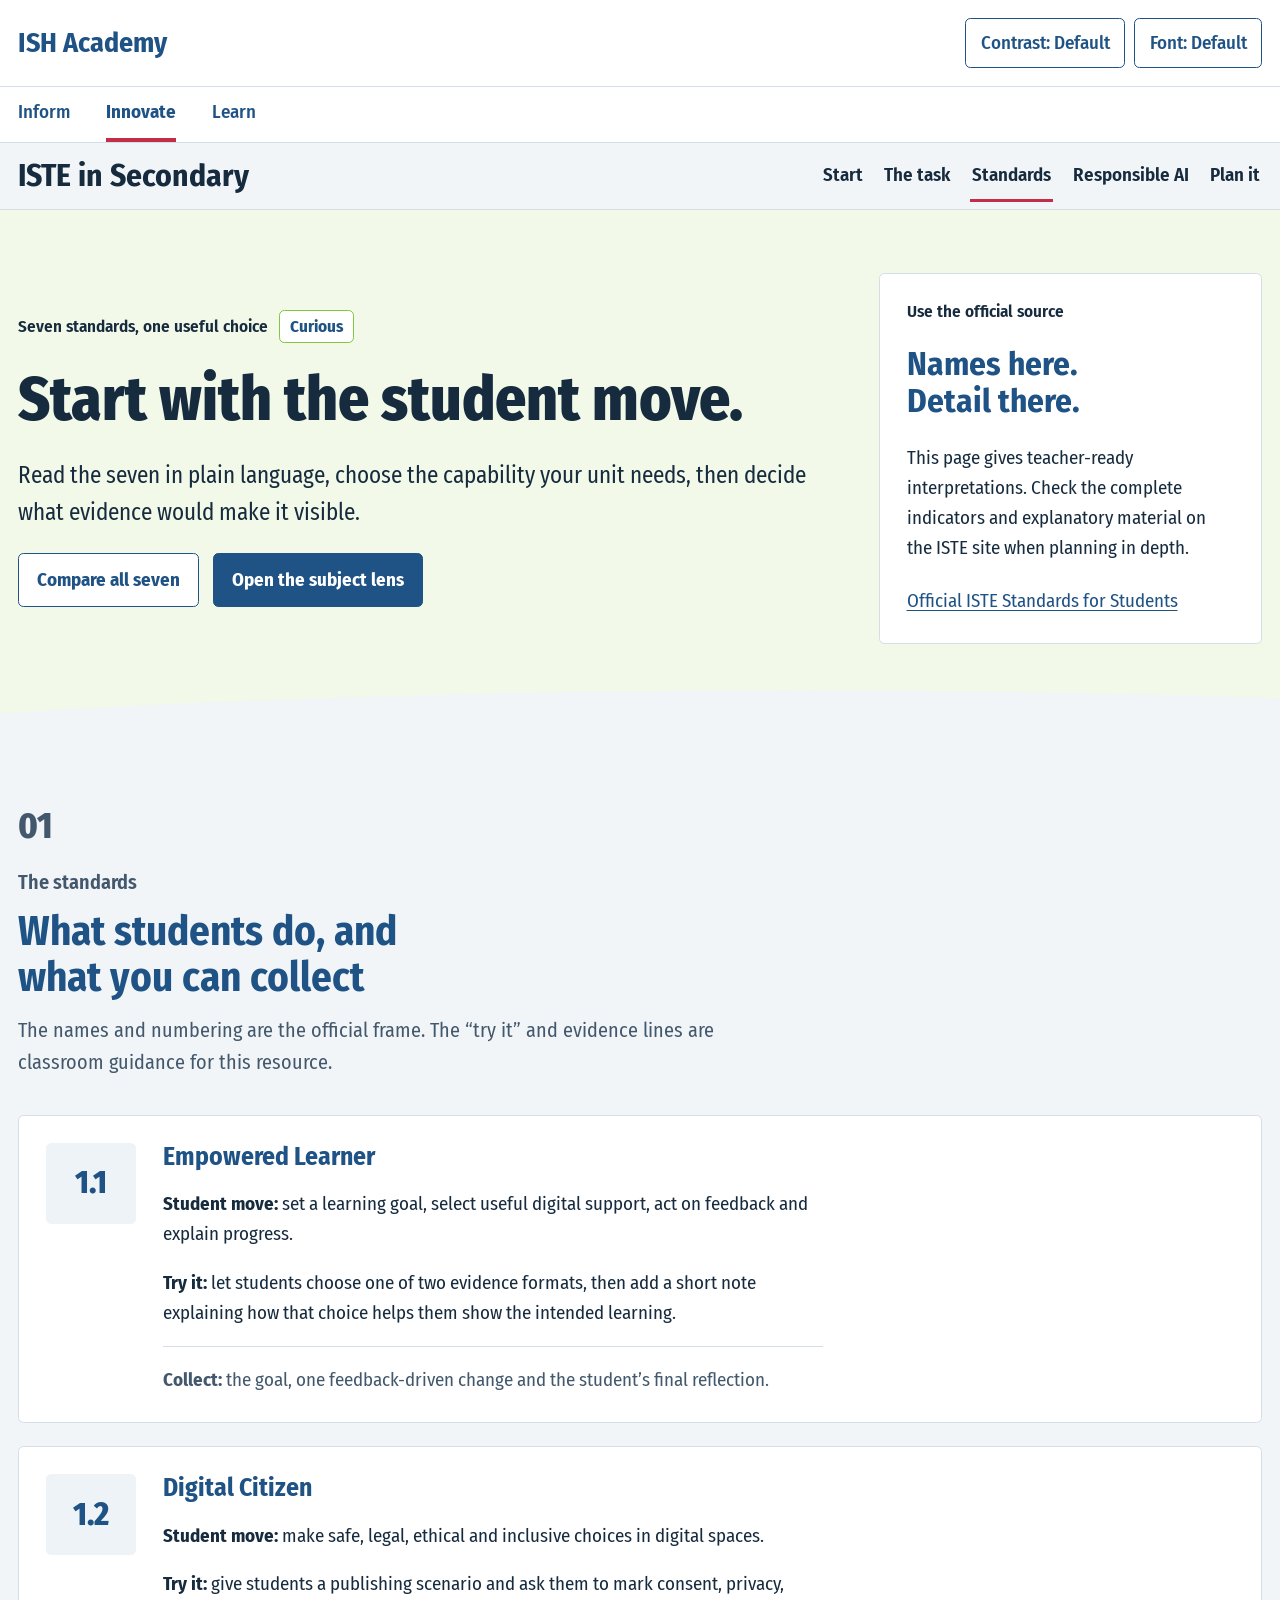
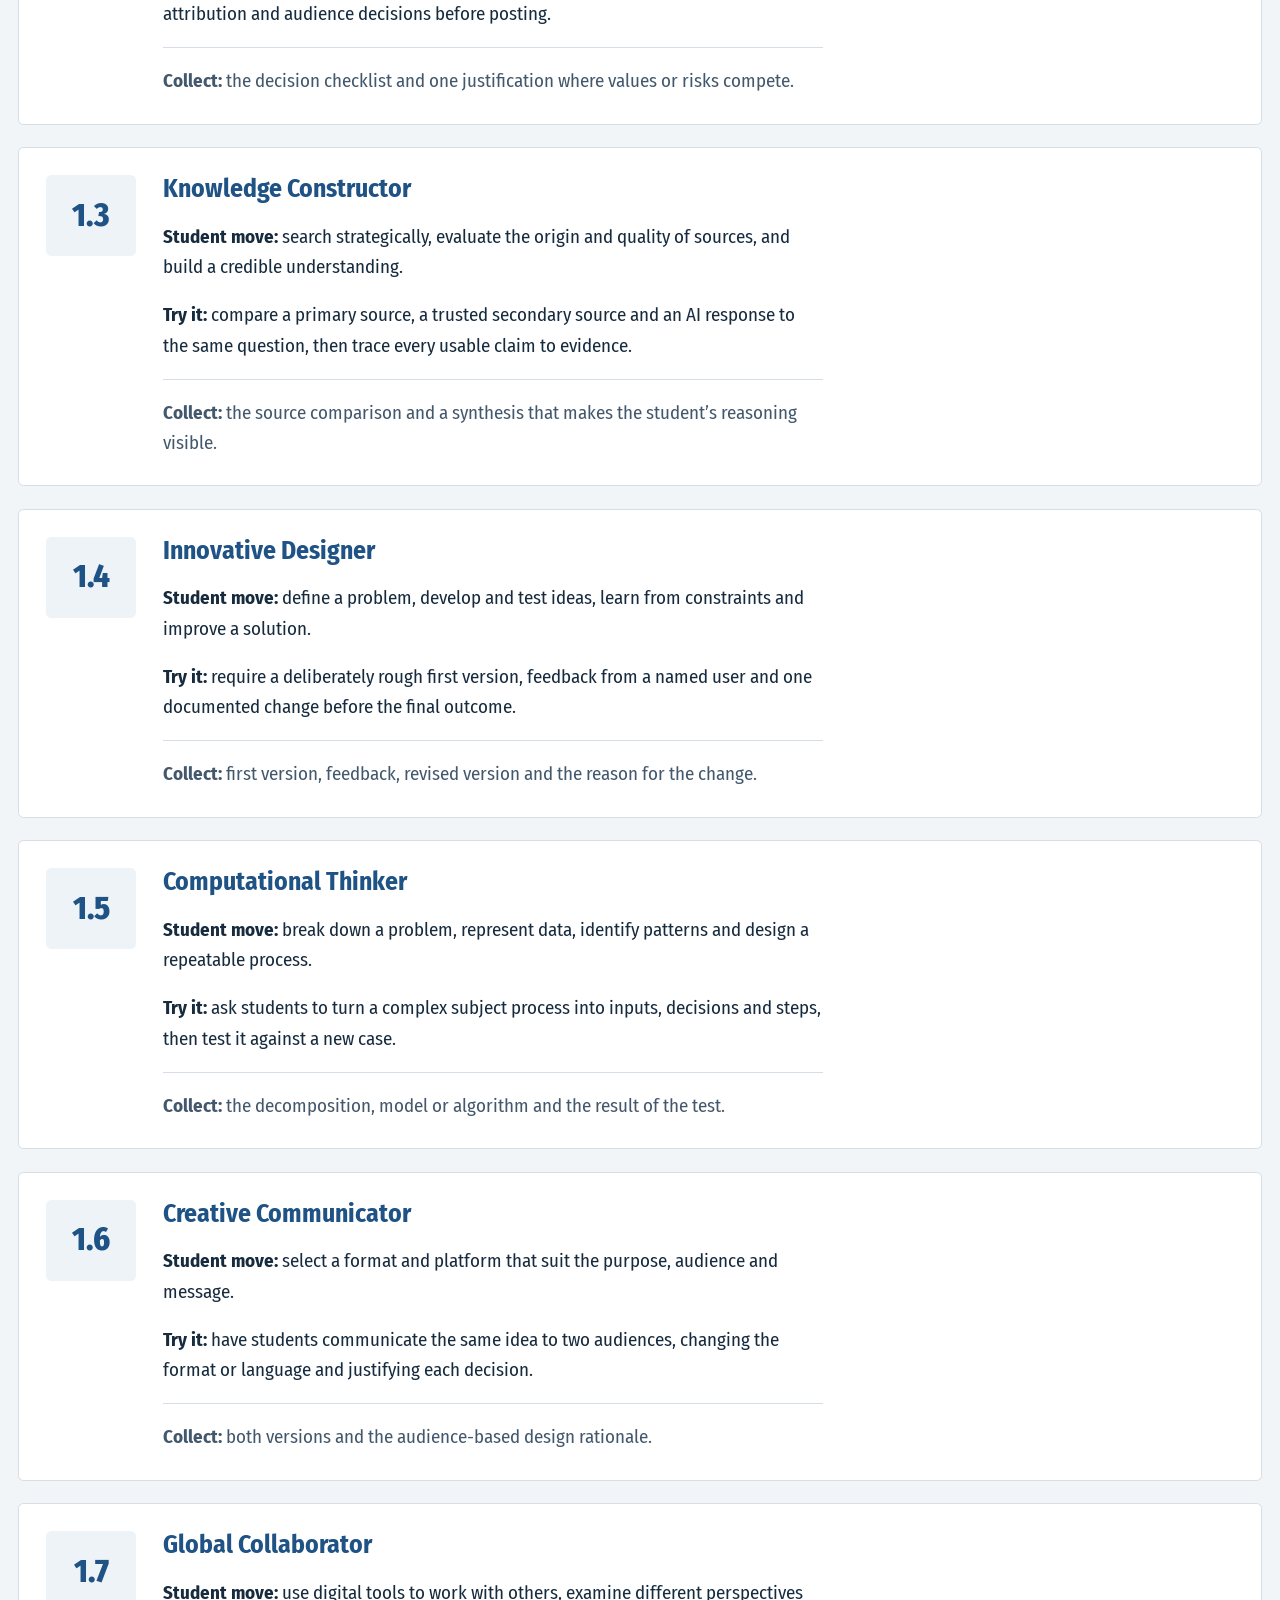
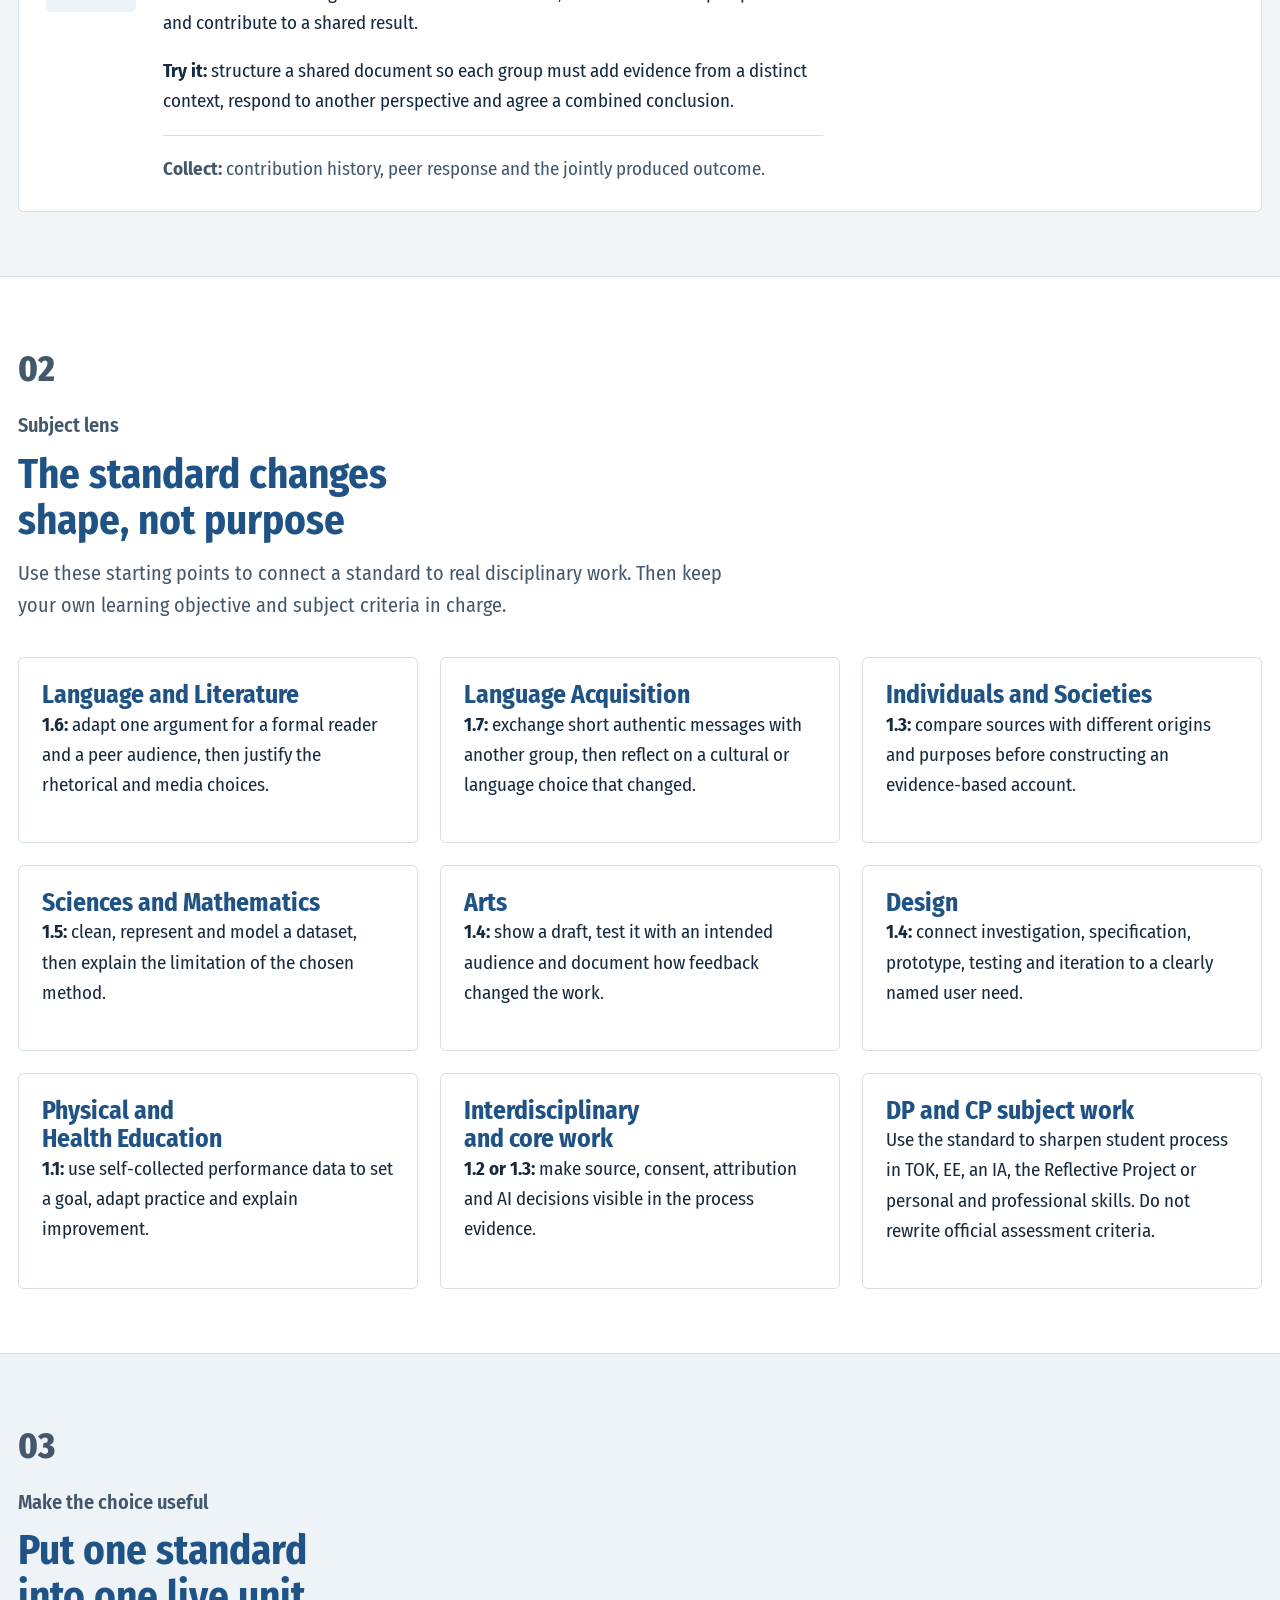
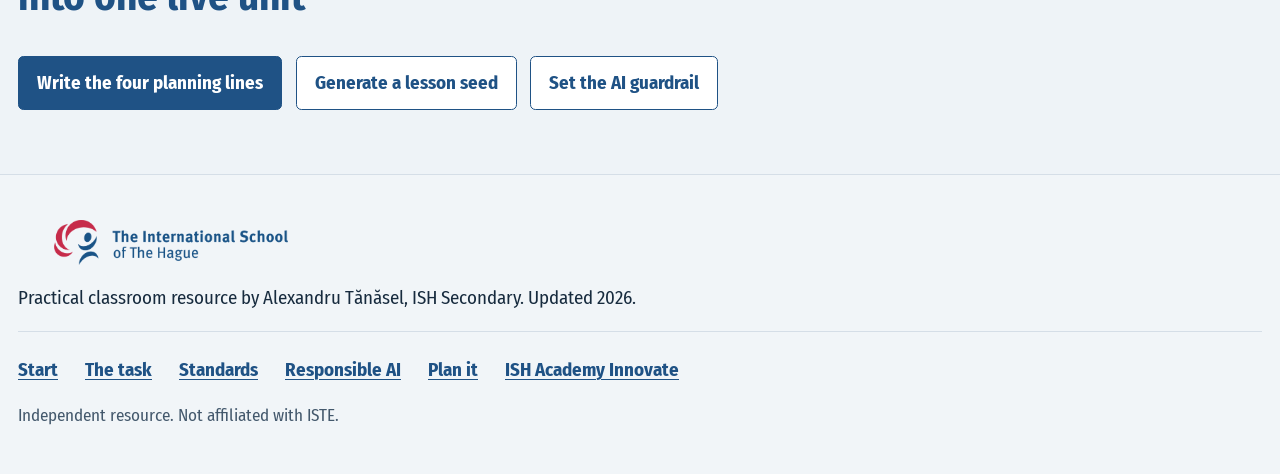
<file: standards.html>
<!doctype html>
<html lang="en" data-commitment="curious">
<head>
  <meta charset="utf-8">
  <meta name="viewport" content="width=device-width, initial-scale=1">
  <title>Seven standards and subject lens | ISTE in Secondary</title>
  <meta name="description" content="All seven ISTE Standards for Students with plain-language classroom moves, evidence look-fors and an ISH Secondary subject lens.">
  <meta property="og:title" content="Seven standards | ISTE in Secondary">
  <meta property="og:description" content="Pick one standard that fits an existing MYP, DP or CP unit.">
  <meta property="og:type" content="website">
  <meta property="og:image" content="https://tanasel.github.io/iste-secondary/assets/og-iste-secondary.jpg">
  <meta name="twitter:card" content="summary_large_image">
  <script>
    (function () {
      try {
        if (localStorage.getItem("ishacademy:contrast") === "high") document.documentElement.setAttribute("data-contrast", "high");
        if (localStorage.getItem("ishacademy:font") === "dyslexic") document.documentElement.setAttribute("data-font", "dyslexic");
      } catch (error) {}
      try {
        if (window.self !== window.top) document.documentElement.classList.add("is-framed");
      } catch (error) {
        document.documentElement.classList.add("is-framed");
      }
    }());
  </script>
  <link rel="icon" href="assets/favicon.svg" type="image/svg+xml">
  <link rel="stylesheet" href="assets/kit/ish-kit.css?v=20261001g">
  <link rel="stylesheet" href="assets/styles.css?v=20261001g">
  <script src="assets/app.js?v=20261001g" defer></script>
</head>
<body>
  <a class="skip-link" href="#main">Skip to content</a>

  <header class="academy-header">
    <div class="academy-top">
      <a class="academy-brand" href="https://www.ish.academy/innovate/" target="_top">ISH Academy</a>
      <div class="reading-tools" role="group" aria-label="Reading preferences">
        <button class="reading-switch" type="button" data-ish-toggle="contrast" aria-pressed="false">Contrast: <span data-ish-state>Default</span></button>
        <button class="reading-switch" type="button" data-ish-toggle="font" aria-pressed="false">Font: <span data-ish-state>Default</span></button>
      </div>
      <p class="sr-only" id="ish-preference-status" aria-live="polite"></p>
    </div>
    <nav class="academy-sections" aria-label="ISH Academy sections">
      <a href="https://www.ish.academy/inform/" target="_top">Inform</a>
      <a href="https://www.ish.academy/innovate/" target="_top" aria-current="page">Innovate</a>
      <a href="https://www.ish.academy/learn/" target="_top">Learn</a>
    </nav>
    <div class="resource-bar">
      <div class="resource-bar__inner shell">
        <a class="resource-mark" href="index.html">ISTE <strong>in Secondary</strong></a>
        <button class="menu-toggle" type="button" data-menu-toggle aria-label="Open resource menu" aria-expanded="false" aria-controls="resource-nav">Menu</button>
        <nav class="resource-nav" id="resource-nav" aria-label="Resource navigation">
          <a href="index.html">Start</a>
          <a href="task.html">The task</a>
          <a href="standards.html" aria-current="page">Standards</a>
          <a href="ai.html">Responsible AI</a>
          <a href="plan.html">Plan it</a>
        </nav>
      </div>
    </div>
  </header>

  <main id="main">
    <section class="hero">
      <div class="hero__inner shell">
        <div class="hero__copy">
          <div class="eyebrow-row"><p class="eyebrow">Seven standards, one useful choice</p><span class="value-pill">Curious</span></div>
          <h1>Start with the student move.</h1>
          <p class="lede">Read the seven in plain language, choose the capability your unit needs, then decide what evidence would make it visible.</p>
          <div class="button-row">
            <a class="button button--light" href="#seven">Compare all seven</a>
            <a class="button button--primary" href="#subject-lens">Open the subject lens</a>
          </div>
        </div>
        <aside class="hero__aside">
          <p class="label">Use the official source</p>
          <h2>Names here. Detail there.</h2>
          <p>This page gives teacher-ready interpretations. Check the complete indicators and explanatory material on the ISTE site when planning in depth.</p>
          <p><a href="https://iste.org/standards/students" target="_blank" rel="noopener">Official ISTE Standards for Students</a></p>
        </aside>
      </div>
      <svg class="hero-curve" aria-hidden="true" viewBox="0 0 1200 70" preserveAspectRatio="none"><path d="M0 42 Q540 -5 1200 22 L1200 70 L0 70Z" fill="currentColor"/></svg>
    </section>

    <section class="section section--surface" id="seven" aria-labelledby="seven-title">
      <div class="shell">
        <div class="section-heading">
          <span class="section-number" aria-hidden="true">01</span>
          <p class="label">The standards</p>
          <h2 id="seven-title">What students do, and what you can collect</h2>
          <p>The names and numbering are the official frame. The “try it” and evidence lines are classroom guidance for this resource.</p>
        </div>

        <div class="standard-detail-list">
          <article class="standard-detail" id="s1">
            <div class="standard-detail__number">1.1</div>
            <div class="standard-detail__body">
              <h3>Empowered Learner</h3>
              <p><strong>Student move:</strong> set a learning goal, select useful digital support, act on feedback and explain progress.</p>
              <p><strong>Try it:</strong> let students choose one of two evidence formats, then add a short note explaining how that choice helps them show the intended learning.</p>
              <p class="evidence-line"><strong>Collect:</strong> the goal, one feedback-driven change and the student’s final reflection.</p>
            </div>
          </article>
          <article class="standard-detail" id="s2">
            <div class="standard-detail__number">1.2</div>
            <div class="standard-detail__body">
              <h3>Digital Citizen</h3>
              <p><strong>Student move:</strong> make safe, legal, ethical and inclusive choices in digital spaces.</p>
              <p><strong>Try it:</strong> give students a publishing scenario and ask them to mark consent, privacy, attribution and audience decisions before posting.</p>
              <p class="evidence-line"><strong>Collect:</strong> the decision checklist and one justification where values or risks compete.</p>
            </div>
          </article>
          <article class="standard-detail" id="s3">
            <div class="standard-detail__number">1.3</div>
            <div class="standard-detail__body">
              <h3>Knowledge Constructor</h3>
              <p><strong>Student move:</strong> search strategically, evaluate the origin and quality of sources, and build a credible understanding.</p>
              <p><strong>Try it:</strong> compare a primary source, a trusted secondary source and an AI response to the same question, then trace every usable claim to evidence.</p>
              <p class="evidence-line"><strong>Collect:</strong> the source comparison and a synthesis that makes the student’s reasoning visible.</p>
            </div>
          </article>
          <article class="standard-detail" id="s4">
            <div class="standard-detail__number">1.4</div>
            <div class="standard-detail__body">
              <h3>Innovative Designer</h3>
              <p><strong>Student move:</strong> define a problem, develop and test ideas, learn from constraints and improve a solution.</p>
              <p><strong>Try it:</strong> require a deliberately rough first version, feedback from a named user and one documented change before the final outcome.</p>
              <p class="evidence-line"><strong>Collect:</strong> first version, feedback, revised version and the reason for the change.</p>
            </div>
          </article>
          <article class="standard-detail" id="s5">
            <div class="standard-detail__number">1.5</div>
            <div class="standard-detail__body">
              <h3>Computational Thinker</h3>
              <p><strong>Student move:</strong> break down a problem, represent data, identify patterns and design a repeatable process.</p>
              <p><strong>Try it:</strong> ask students to turn a complex subject process into inputs, decisions and steps, then test it against a new case.</p>
              <p class="evidence-line"><strong>Collect:</strong> the decomposition, model or algorithm and the result of the test.</p>
            </div>
          </article>
          <article class="standard-detail" id="s6">
            <div class="standard-detail__number">1.6</div>
            <div class="standard-detail__body">
              <h3>Creative Communicator</h3>
              <p><strong>Student move:</strong> select a format and platform that suit the purpose, audience and message.</p>
              <p><strong>Try it:</strong> have students communicate the same idea to two audiences, changing the format or language and justifying each decision.</p>
              <p class="evidence-line"><strong>Collect:</strong> both versions and the audience-based design rationale.</p>
            </div>
          </article>
          <article class="standard-detail" id="s7">
            <div class="standard-detail__number">1.7</div>
            <div class="standard-detail__body">
              <h3>Global Collaborator</h3>
              <p><strong>Student move:</strong> use digital tools to work with others, examine different perspectives and contribute to a shared result.</p>
              <p><strong>Try it:</strong> structure a shared document so each group must add evidence from a distinct context, respond to another perspective and agree a combined conclusion.</p>
              <p class="evidence-line"><strong>Collect:</strong> contribution history, peer response and the jointly produced outcome.</p>
            </div>
          </article>
        </div>
      </div>
    </section>

    <section class="section" id="subject-lens" aria-labelledby="lens-title">
      <div class="shell">
        <div class="section-heading">
          <span class="section-number" aria-hidden="true">02</span>
          <p class="label">Subject lens</p>
          <h2 id="lens-title">The standard changes shape, not purpose</h2>
          <p>Use these starting points to connect a standard to real disciplinary work. Then keep your own learning objective and subject criteria in charge.</p>
        </div>
        <div class="lens-grid">
          <article class="lens-card"><h3>Language and Literature</h3><p><strong>1.6:</strong> adapt one argument for a formal reader and a peer audience, then justify the rhetorical and media choices.</p></article>
          <article class="lens-card"><h3>Language Acquisition</h3><p><strong>1.7:</strong> exchange short authentic messages with another group, then reflect on a cultural or language choice that changed.</p></article>
          <article class="lens-card"><h3>Individuals and Societies</h3><p><strong>1.3:</strong> compare sources with different origins and purposes before constructing an evidence-based account.</p></article>
          <article class="lens-card"><h3>Sciences and Mathematics</h3><p><strong>1.5:</strong> clean, represent and model a dataset, then explain the limitation of the chosen method.</p></article>
          <article class="lens-card"><h3>Arts</h3><p><strong>1.4:</strong> show a draft, test it with an intended audience and document how feedback changed the work.</p></article>
          <article class="lens-card"><h3>Design</h3><p><strong>1.4:</strong> connect investigation, specification, prototype, testing and iteration to a clearly named user need.</p></article>
          <article class="lens-card"><h3>Physical and Health Education</h3><p><strong>1.1:</strong> use self-collected performance data to set a goal, adapt practice and explain improvement.</p></article>
          <article class="lens-card"><h3>Interdisciplinary and core work</h3><p><strong>1.2 or 1.3:</strong> make source, consent, attribution and AI decisions visible in the process evidence.</p></article>
          <article class="lens-card"><h3>DP and CP subject work</h3><p>Use the standard to sharpen student process in TOK, EE, an IA, the Reflective Project or personal and professional skills. Do not rewrite official assessment criteria.</p></article>
        </div>
      </div>
    </section>

    <section class="section section--blue" aria-labelledby="next-title">
      <div class="shell">
        <div class="section-heading">
          <span class="section-number" aria-hidden="true">03</span>
          <p class="label">Make the choice useful</p>
          <h2 id="next-title">Put one standard into one live unit</h2>
        </div>
        <div class="button-row">
          <a class="button button--primary" href="task.html">Write the four planning lines</a>
          <a class="button button--ghost" href="plan.html">Generate a lesson seed</a>
          <a class="button button--ghost" href="ai.html">Set the AI guardrail</a>
        </div>
      </div>
    </section>
  </main>

  <footer class="academy-footer">
    <div class="shell">
      <div class="footer-branding">
        <img class="footer-academy" src="assets/brand/ish-academy-wordmark.png" alt="ISH Academy">
        <img class="footer-school" src="assets/brand/ish-logo-horizontal.png" alt="International School of The Hague">
      </div>
      <p class="footer-copy">Practical classroom resource by Alexandru Tănăsel, ISH Secondary. Updated <span data-year>2026</span>.</p>
      <nav class="footer-links" aria-label="Footer navigation">
        <a href="index.html">Start</a>
        <a href="task.html">The task</a>
        <a href="standards.html">Standards</a>
        <a href="ai.html">Responsible AI</a>
        <a href="plan.html">Plan it</a>
        <a href="https://www.ish.academy/innovate/" target="_top">ISH Academy Innovate</a>
      </nav>
      <p class="footer-note">Independent resource. Not affiliated with ISTE.</p>
    </div>
  </footer>
</body>
</html>
</file>
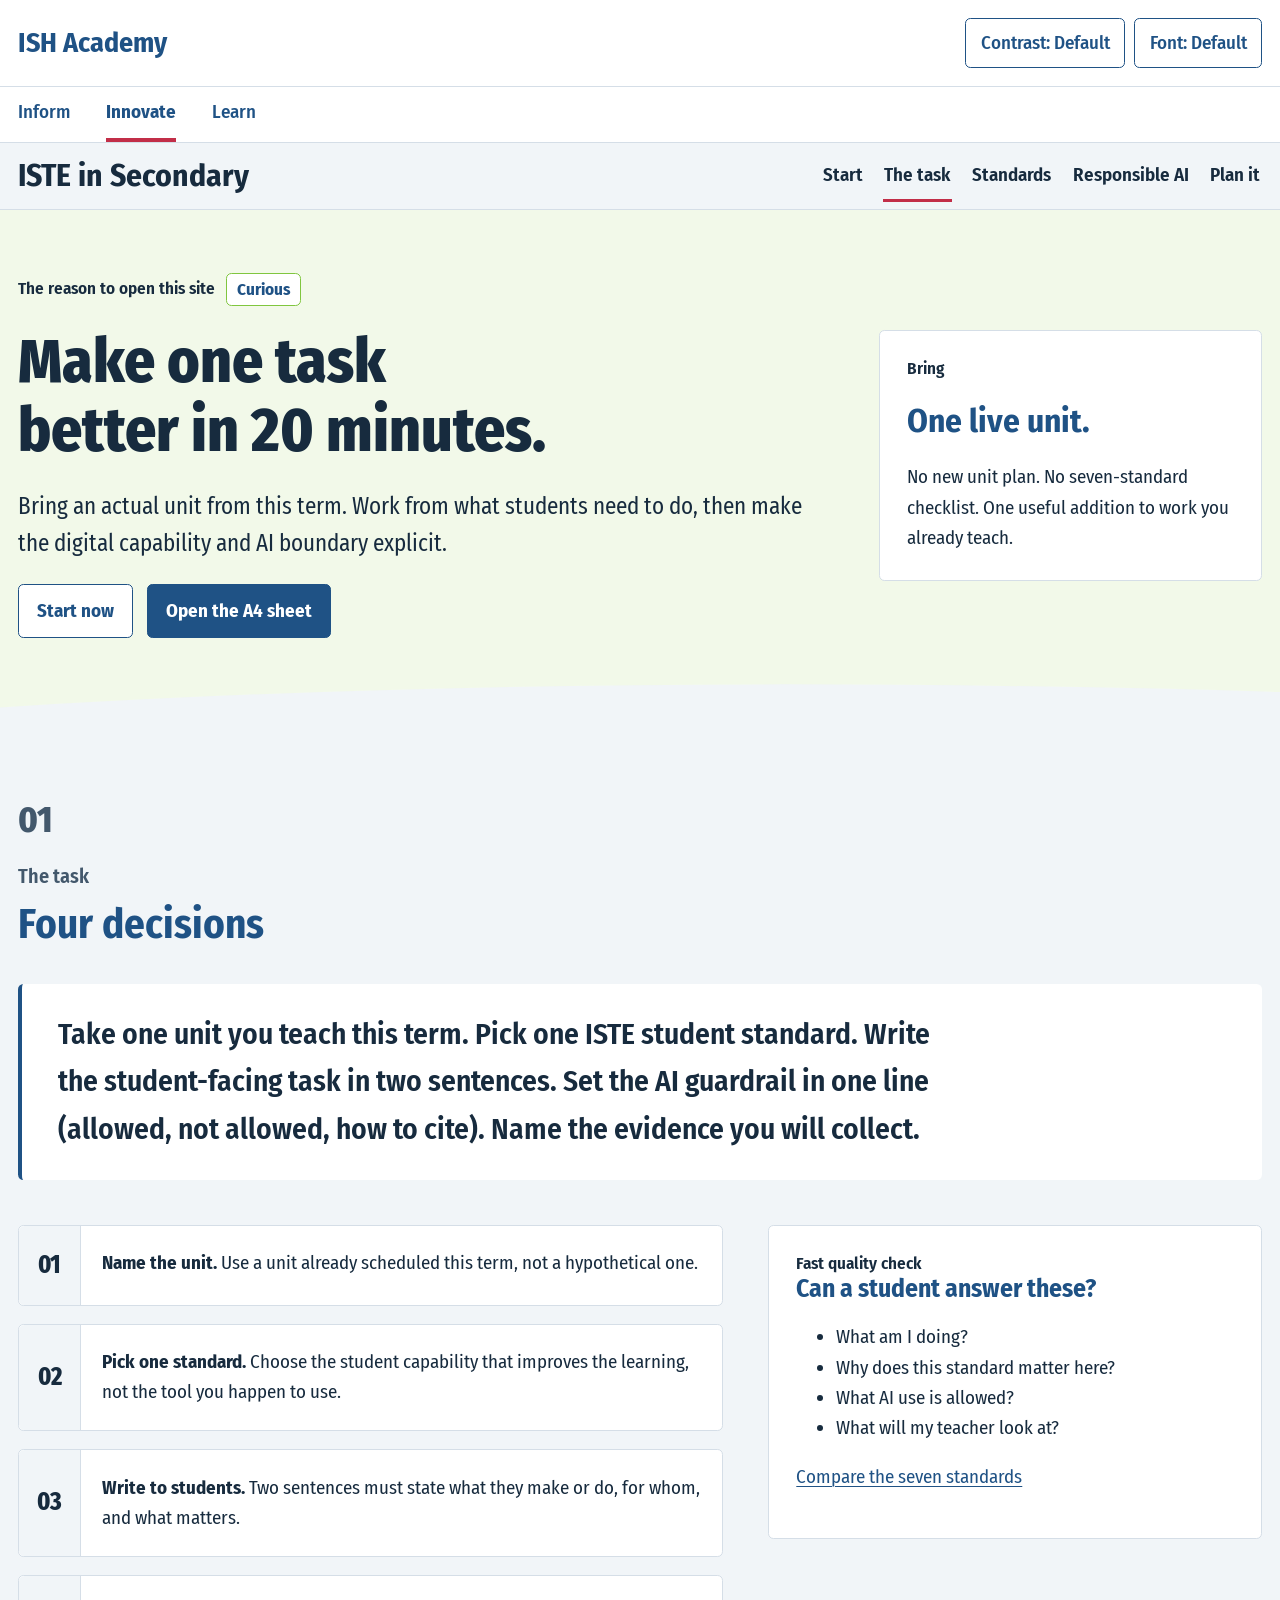
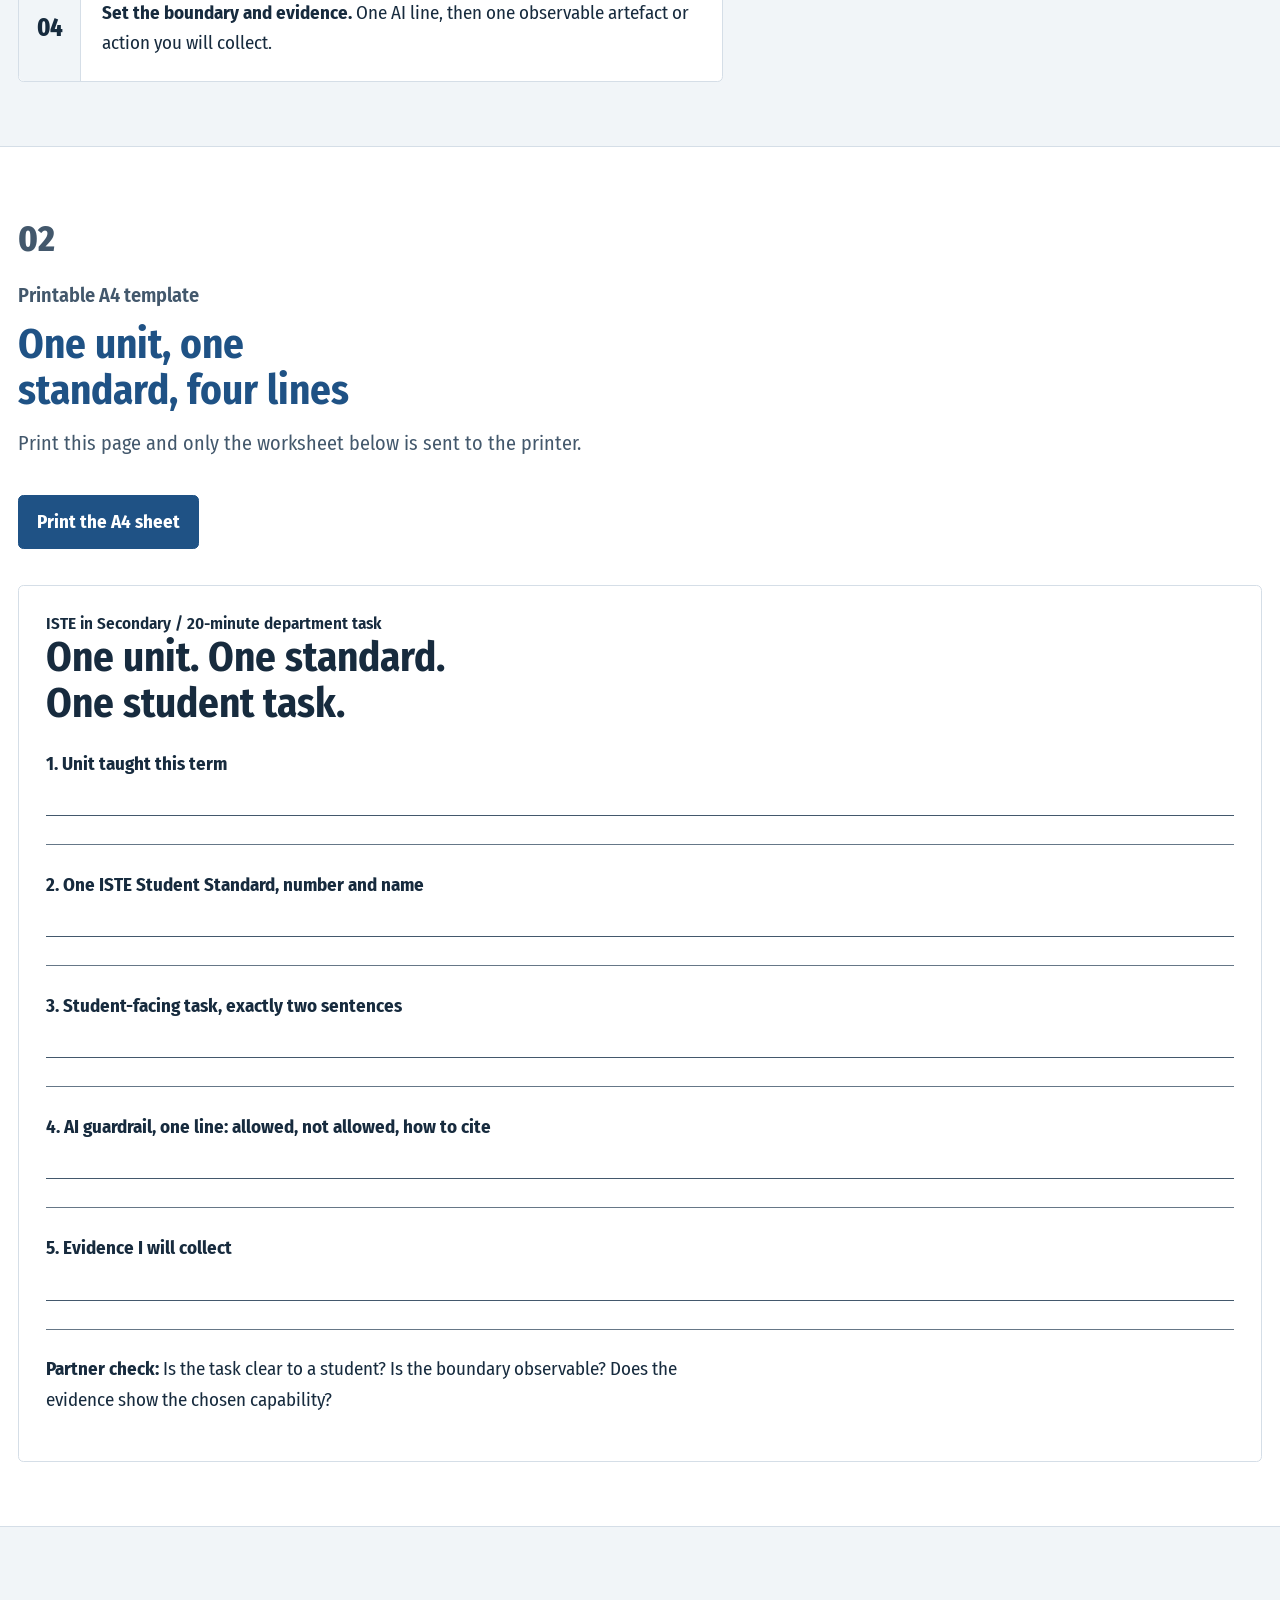
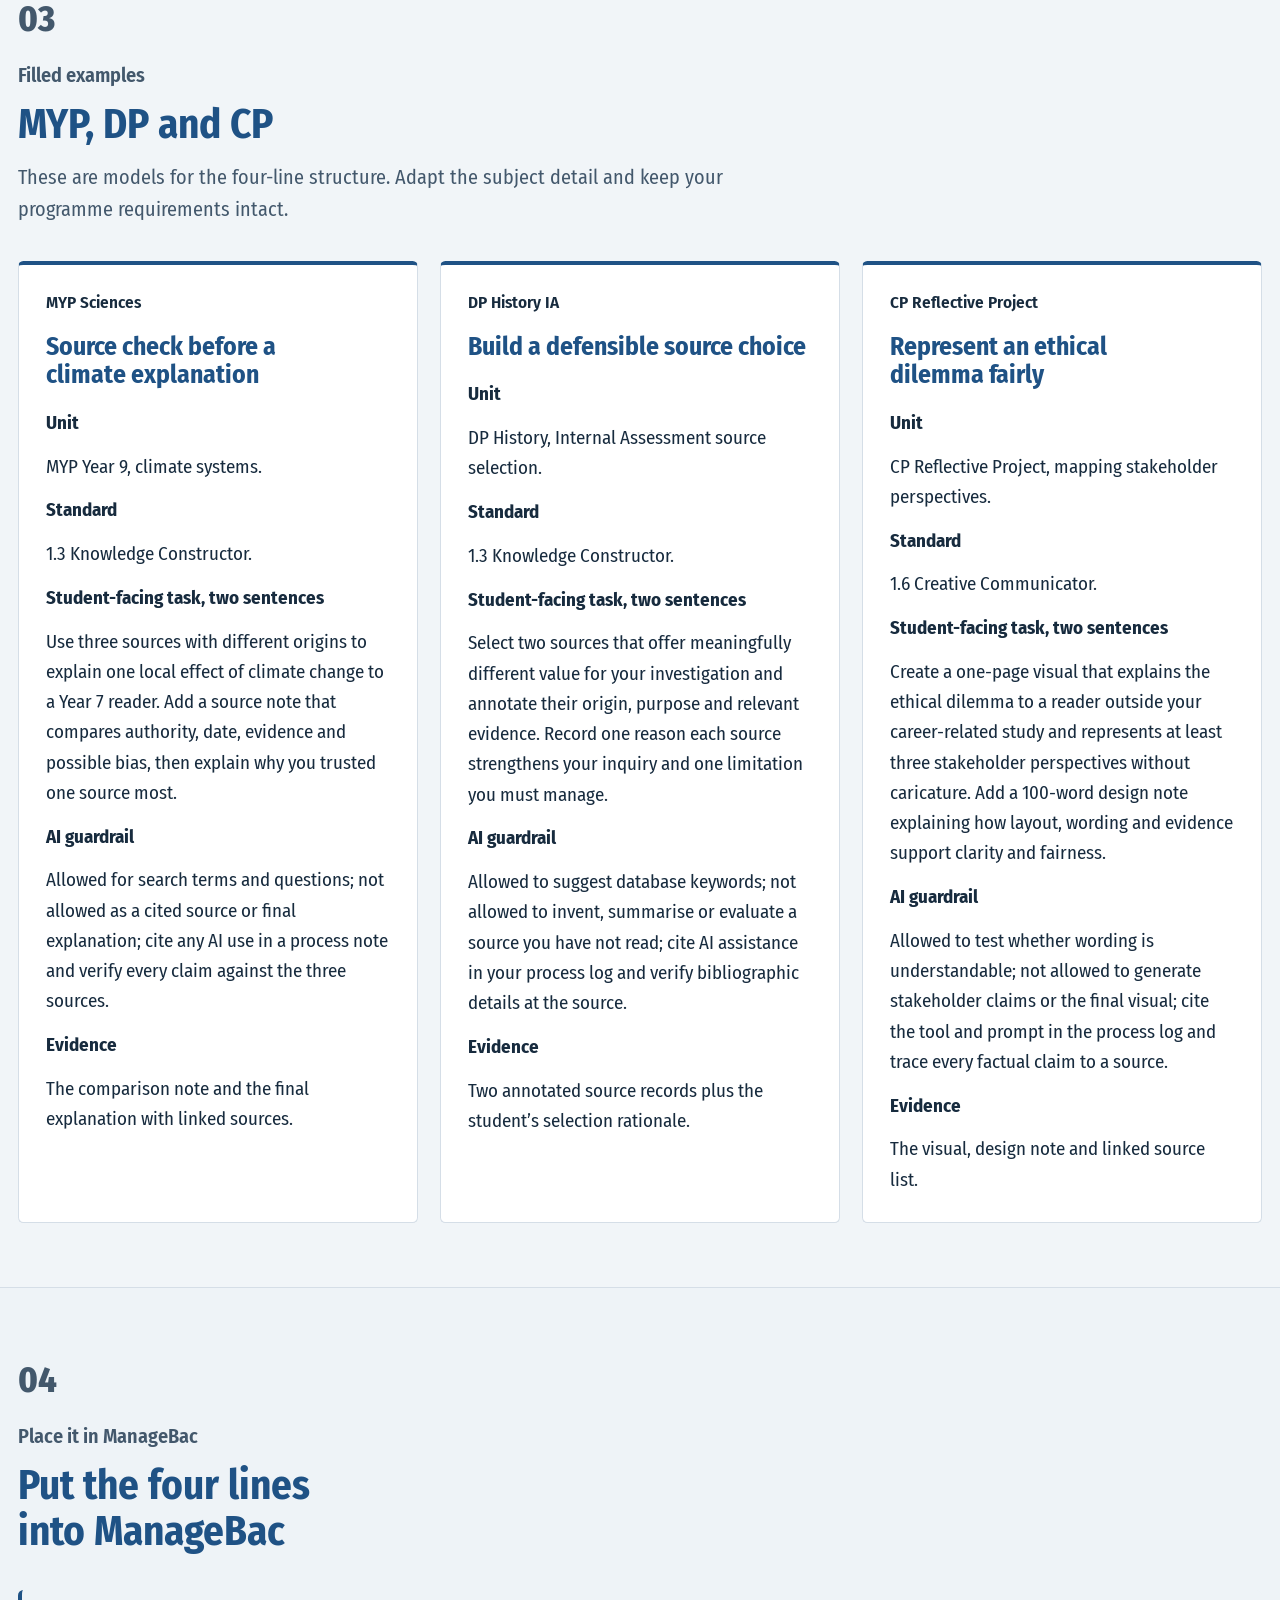
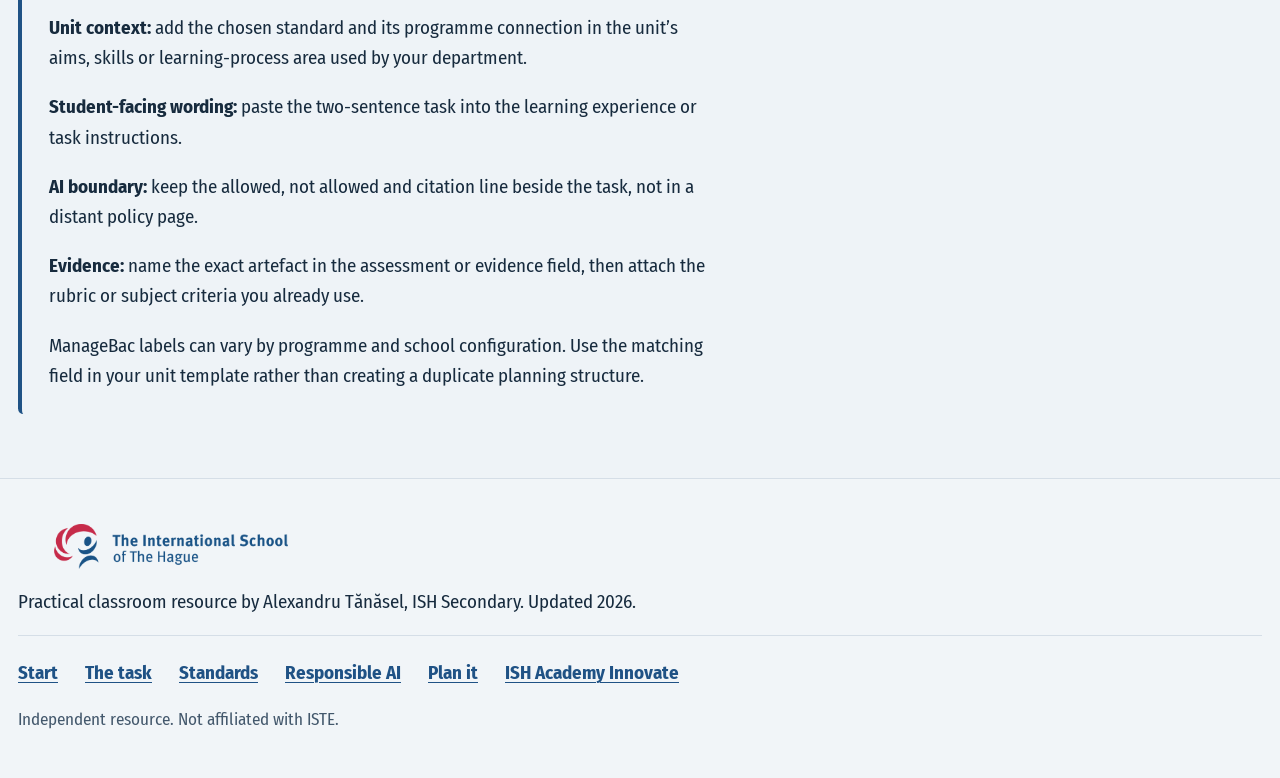
<file: task.html>
<!doctype html>
<html lang="en" data-commitment="curious">
<head>
  <meta charset="utf-8">
  <meta name="viewport" content="width=device-width, initial-scale=1">
  <title>The task | ISTE in Secondary</title>
  <meta name="description" content="A 20-minute teacher task, printable A4 planning sheet, filled MYP, DP and CP examples, and ManageBac placement guidance.">
  <meta property="og:title" content="The task | ISTE in Secondary">
  <meta property="og:description" content="Turn one unit and one ISTE Student Standard into four usable planning lines.">
  <meta property="og:type" content="website">
  <meta property="og:image" content="https://tanasel.github.io/iste-secondary/assets/og-iste-secondary.jpg">
  <meta name="twitter:card" content="summary_large_image">
  <script>
    (function () {
      try {
        if (localStorage.getItem("ishacademy:contrast") === "high") document.documentElement.setAttribute("data-contrast", "high");
        if (localStorage.getItem("ishacademy:font") === "dyslexic") document.documentElement.setAttribute("data-font", "dyslexic");
      } catch (error) {}
      try {
        if (window.self !== window.top) document.documentElement.classList.add("is-framed");
      } catch (error) {
        document.documentElement.classList.add("is-framed");
      }
    }());
  </script>
  <link rel="icon" href="assets/favicon.svg" type="image/svg+xml">
  <link rel="stylesheet" href="assets/kit/ish-kit.css?v=20261001g">
  <link rel="stylesheet" href="assets/styles.css?v=20261001g">
  <script src="assets/app.js?v=20261001g" defer></script>
</head>
<body>
  <a class="skip-link" href="#main">Skip to content</a>

  <header class="academy-header">
    <div class="academy-top">
      <a class="academy-brand" href="https://www.ish.academy/innovate/" target="_top">ISH Academy</a>
      <div class="reading-tools" role="group" aria-label="Reading preferences">
        <button class="reading-switch" type="button" data-ish-toggle="contrast" aria-pressed="false">Contrast: <span data-ish-state>Default</span></button>
        <button class="reading-switch" type="button" data-ish-toggle="font" aria-pressed="false">Font: <span data-ish-state>Default</span></button>
      </div>
      <p class="sr-only" id="ish-preference-status" aria-live="polite"></p>
    </div>
    <nav class="academy-sections" aria-label="ISH Academy sections">
      <a href="https://www.ish.academy/inform/" target="_top">Inform</a>
      <a href="https://www.ish.academy/innovate/" target="_top" aria-current="page">Innovate</a>
      <a href="https://www.ish.academy/learn/" target="_top">Learn</a>
    </nav>
    <div class="resource-bar">
      <div class="resource-bar__inner shell">
        <a class="resource-mark" href="index.html">ISTE <strong>in Secondary</strong></a>
        <button class="menu-toggle" type="button" data-menu-toggle aria-label="Open resource menu" aria-expanded="false" aria-controls="resource-nav">Menu</button>
        <nav class="resource-nav" id="resource-nav" aria-label="Resource navigation">
          <a href="index.html">Start</a>
          <a href="task.html" aria-current="page">The task</a>
          <a href="standards.html">Standards</a>
          <a href="ai.html">Responsible AI</a>
          <a href="plan.html">Plan it</a>
        </nav>
      </div>
    </div>
  </header>

  <main id="main">
    <section class="hero">
      <div class="hero__inner shell">
        <div class="hero__copy">
          <div class="eyebrow-row"><p class="eyebrow">The reason to open this site</p><span class="value-pill">Curious</span></div>
          <h1>Make one task better in 20 minutes.</h1>
          <p class="lede">Bring an actual unit from this term. Work from what students need to do, then make the digital capability and AI boundary explicit.</p>
          <div class="button-row">
            <a class="button button--light" href="#do-the-task">Start now</a>
            <a class="button button--primary" href="#printable">Open the A4 sheet</a>
          </div>
        </div>
        <aside class="hero__aside">
          <p class="label">Bring</p>
          <h2>One live unit.</h2>
          <p>No new unit plan. No seven-standard checklist. One useful addition to work you already teach.</p>
        </aside>
      </div>
      <svg class="hero-curve" aria-hidden="true" viewBox="0 0 1200 70" preserveAspectRatio="none"><path d="M0 42 Q540 -5 1200 22 L1200 70 L0 70Z" fill="currentColor"/></svg>
    </section>

    <section class="section section--surface" id="do-the-task" aria-labelledby="task-title">
      <div class="shell">
        <div class="section-heading">
          <span class="section-number" aria-hidden="true">01</span>
          <p class="label">The task</p>
          <h2 id="task-title">Four decisions</h2>
        </div>
        <blockquote class="task-quote">
          <p>Take one unit you teach this term. Pick one ISTE student standard. Write the student-facing task in two sentences. Set the AI guardrail in one line (allowed, not allowed, how to cite). Name the evidence you will collect.</p>
        </blockquote>

        <div class="task-work" style="margin-top: 2.5rem">
          <ol class="task-steps">
            <li><p><strong>Name the unit.</strong> Use a unit already scheduled this term, not a hypothetical one.</p></li>
            <li><p><strong>Pick one standard.</strong> Choose the student capability that improves the learning, not the tool you happen to use.</p></li>
            <li><p><strong>Write to students.</strong> Two sentences must state what they make or do, for whom, and what matters.</p></li>
            <li><p><strong>Set the boundary and evidence.</strong> One AI line, then one observable artefact or action you will collect.</p></li>
          </ol>
          <aside class="task-panel">
            <p class="label">Fast quality check</p>
            <h3>Can a student answer these?</h3>
            <ul>
              <li>What am I doing?</li>
              <li>Why does this standard matter here?</li>
              <li>What AI use is allowed?</li>
              <li>What will my teacher look at?</li>
            </ul>
            <p><a href="standards.html">Compare the seven standards</a></p>
          </aside>
        </div>
      </div>
    </section>

    <section class="section print-section" id="printable" aria-labelledby="print-title">
      <div class="shell">
        <div class="section-heading">
          <span class="section-number" aria-hidden="true">02</span>
          <p class="label">Printable A4 template</p>
          <h2 id="print-title">One unit, one standard, four lines</h2>
          <p>Print this page and only the worksheet below is sent to the printer.</p>
        </div>
        <div class="button-row no-print" style="margin-bottom: 2rem">
          <button class="button button--primary" type="button" data-print>Print the A4 sheet</button>
        </div>
        <article class="print-sheet" aria-label="ISTE teacher planning sheet">
          <p class="label">ISTE in Secondary / 20-minute department task</p>
          <h2>One unit. One standard. One student task.</h2>
          <div class="worksheet-field">
            <strong>1. Unit taught this term</strong>
            <div class="write-lines" aria-hidden="true"></div>
          </div>
          <div class="worksheet-field">
            <strong>2. One ISTE Student Standard, number and name</strong>
            <div class="write-lines" aria-hidden="true"></div>
          </div>
          <div class="worksheet-field">
            <strong>3. Student-facing task, exactly two sentences</strong>
            <div class="write-lines" aria-hidden="true"></div>
          </div>
          <div class="worksheet-field">
            <strong>4. AI guardrail, one line: allowed, not allowed, how to cite</strong>
            <div class="write-lines" aria-hidden="true"></div>
          </div>
          <div class="worksheet-field">
            <strong>5. Evidence I will collect</strong>
            <div class="write-lines" aria-hidden="true"></div>
          </div>
          <p><strong>Partner check:</strong> Is the task clear to a student? Is the boundary observable? Does the evidence show the chosen capability?</p>
        </article>
      </div>
    </section>

    <section class="section section--surface" aria-labelledby="examples-title">
      <div class="shell">
        <div class="section-heading">
          <span class="section-number" aria-hidden="true">03</span>
          <p class="label">Filled examples</p>
          <h2 id="examples-title">MYP, DP and CP</h2>
          <p>These are models for the four-line structure. Adapt the subject detail and keep your programme requirements intact.</p>
        </div>
        <div class="example-grid">
          <article class="example-card card--myp" id="myp-example">
            <p class="chip">MYP Sciences</p>
            <h3>Source check before a climate explanation</h3>
            <dl>
              <dt>Unit</dt>
              <dd>MYP Year 9, climate systems.</dd>
              <dt>Standard</dt>
              <dd>1.3 Knowledge Constructor.</dd>
              <dt>Student-facing task, two sentences</dt>
              <dd>Use three sources with different origins to explain one local effect of climate change to a Year 7 reader. Add a source note that compares authority, date, evidence and possible bias, then explain why you trusted one source most.</dd>
              <dt>AI guardrail</dt>
              <dd>Allowed for search terms and questions; not allowed as a cited source or final explanation; cite any AI use in a process note and verify every claim against the three sources.</dd>
              <dt>Evidence</dt>
              <dd>The comparison note and the final explanation with linked sources.</dd>
            </dl>
          </article>

          <article class="example-card card--dp" id="dp-example">
            <p class="chip">DP History IA</p>
            <h3>Build a defensible source choice</h3>
            <dl>
              <dt>Unit</dt>
              <dd>DP History, Internal Assessment source selection.</dd>
              <dt>Standard</dt>
              <dd>1.3 Knowledge Constructor.</dd>
              <dt>Student-facing task, two sentences</dt>
              <dd>Select two sources that offer meaningfully different value for your investigation and annotate their origin, purpose and relevant evidence. Record one reason each source strengthens your inquiry and one limitation you must manage.</dd>
              <dt>AI guardrail</dt>
              <dd>Allowed to suggest database keywords; not allowed to invent, summarise or evaluate a source you have not read; cite AI assistance in your process log and verify bibliographic details at the source.</dd>
              <dt>Evidence</dt>
              <dd>Two annotated source records plus the student’s selection rationale.</dd>
            </dl>
          </article>

          <article class="example-card card--cp" id="cp-example">
            <p class="chip">CP Reflective Project</p>
            <h3>Represent an ethical dilemma fairly</h3>
            <dl>
              <dt>Unit</dt>
              <dd>CP Reflective Project, mapping stakeholder perspectives.</dd>
              <dt>Standard</dt>
              <dd>1.6 Creative Communicator.</dd>
              <dt>Student-facing task, two sentences</dt>
              <dd>Create a one-page visual that explains the ethical dilemma to a reader outside your career-related study and represents at least three stakeholder perspectives without caricature. Add a 100-word design note explaining how layout, wording and evidence support clarity and fairness.</dd>
              <dt>AI guardrail</dt>
              <dd>Allowed to test whether wording is understandable; not allowed to generate stakeholder claims or the final visual; cite the tool and prompt in the process log and trace every factual claim to a source.</dd>
              <dt>Evidence</dt>
              <dd>The visual, design note and linked source list.</dd>
            </dl>
          </article>
        </div>
      </div>
    </section>

    <section class="section section--blue" aria-labelledby="managebac-title">
      <div class="shell">
        <div class="section-heading">
          <span class="section-number" aria-hidden="true">04</span>
          <p class="label">Place it in ManageBac</p>
          <h2 id="managebac-title">Put the four lines into ManageBac</h2>
        </div>
        <div class="note">
          <p><strong>Unit context:</strong> add the chosen standard and its programme connection in the unit’s aims, skills or learning-process area used by your department.</p>
          <p><strong>Student-facing wording:</strong> paste the two-sentence task into the learning experience or task instructions.</p>
          <p><strong>AI boundary:</strong> keep the allowed, not allowed and citation line beside the task, not in a distant policy page.</p>
          <p><strong>Evidence:</strong> name the exact artefact in the assessment or evidence field, then attach the rubric or subject criteria you already use.</p>
          <p>ManageBac labels can vary by programme and school configuration. Use the matching field in your unit template rather than creating a duplicate planning structure.</p>
        </div>
      </div>
    </section>
  </main>

  <footer class="academy-footer">
    <div class="shell">
      <div class="footer-branding">
        <img class="footer-academy" src="assets/brand/ish-academy-wordmark.png" alt="ISH Academy">
        <img class="footer-school" src="assets/brand/ish-logo-horizontal.png" alt="International School of The Hague">
      </div>
      <p class="footer-copy">Practical classroom resource by Alexandru Tănăsel, ISH Secondary. Updated <span data-year>2026</span>.</p>
      <nav class="footer-links" aria-label="Footer navigation">
        <a href="index.html">Start</a>
        <a href="task.html">The task</a>
        <a href="standards.html">Standards</a>
        <a href="ai.html">Responsible AI</a>
        <a href="plan.html">Plan it</a>
        <a href="https://www.ish.academy/innovate/" target="_top">ISH Academy Innovate</a>
      </nav>
      <p class="footer-note">Independent resource. Not affiliated with ISTE.</p>
    </div>
  </footer>
</body>
</html>
</file>
<file: assets/kit/ish-kit.css>
/* ISH tool kit v1.0.0 (1 Oct 2026). The ISH Style Guide (ISH Communications, 31 March 2026) for school tools and pages.
   Build: python3 build_kit.py  ->  ish-kit.css (this file plus the generated @font-face block).
   Use: link ish-kit.css, load ish-kit-prepaint.js in <head> and ish-kit.js before </body>.
   Fonts: Meta Pro Condensed if the page also loads the Adobe kit (ish.academy only), otherwise the bundled Fira Sans
   Condensed (exception E3, decided 1 Oct 2026). Never Adobe Fonts on pupil screens.
   Colour story: ISH blue = links and actions, ISH red = where you are / focus / stop, green = Curious,
   orange = Connected, purple = Compassionate (set html[data-commitment] or any element's data-commitment). */

/* Fira Sans Condensed (SIL OFL 1.1, fonts/OFL-FiraSansCondensed.txt): Book 400 to Extra Bold 800. */
@font-face{font-family:"Fira Sans Condensed";font-style:normal;font-weight:400;font-display:swap;src:url("fonts/fira-sans-condensed-latin-ext-400-normal.woff2") format("woff2");unicode-range:U+0100-02BA,U+02BD-02C5,U+02C7-02CC,U+02CE-02D7,U+02DD-02FF,U+0304,U+0308,U+0329,U+1D00-1DBF,U+1E00-1E9F,U+1EF2-1EFF,U+2020,U+20A0-20AB,U+20AD-20C0,U+2113,U+2C60-2C7F,U+A720-A7FF;}
@font-face{font-family:"Fira Sans Condensed";font-style:normal;font-weight:500;font-display:swap;src:url("fonts/fira-sans-condensed-latin-ext-500-normal.woff2") format("woff2");unicode-range:U+0100-02BA,U+02BD-02C5,U+02C7-02CC,U+02CE-02D7,U+02DD-02FF,U+0304,U+0308,U+0329,U+1D00-1DBF,U+1E00-1E9F,U+1EF2-1EFF,U+2020,U+20A0-20AB,U+20AD-20C0,U+2113,U+2C60-2C7F,U+A720-A7FF;}
@font-face{font-family:"Fira Sans Condensed";font-style:normal;font-weight:600;font-display:swap;src:url("fonts/fira-sans-condensed-latin-ext-600-normal.woff2") format("woff2");unicode-range:U+0100-02BA,U+02BD-02C5,U+02C7-02CC,U+02CE-02D7,U+02DD-02FF,U+0304,U+0308,U+0329,U+1D00-1DBF,U+1E00-1E9F,U+1EF2-1EFF,U+2020,U+20A0-20AB,U+20AD-20C0,U+2113,U+2C60-2C7F,U+A720-A7FF;}
@font-face{font-family:"Fira Sans Condensed";font-style:normal;font-weight:700;font-display:swap;src:url("fonts/fira-sans-condensed-latin-ext-700-normal.woff2") format("woff2");unicode-range:U+0100-02BA,U+02BD-02C5,U+02C7-02CC,U+02CE-02D7,U+02DD-02FF,U+0304,U+0308,U+0329,U+1D00-1DBF,U+1E00-1E9F,U+1EF2-1EFF,U+2020,U+20A0-20AB,U+20AD-20C0,U+2113,U+2C60-2C7F,U+A720-A7FF;}
@font-face{font-family:"Fira Sans Condensed";font-style:normal;font-weight:800;font-display:swap;src:url("fonts/fira-sans-condensed-latin-ext-800-normal.woff2") format("woff2");unicode-range:U+0100-02BA,U+02BD-02C5,U+02C7-02CC,U+02CE-02D7,U+02DD-02FF,U+0304,U+0308,U+0329,U+1D00-1DBF,U+1E00-1E9F,U+1EF2-1EFF,U+2020,U+20A0-20AB,U+20AD-20C0,U+2113,U+2C60-2C7F,U+A720-A7FF;}
@font-face{font-family:"Fira Sans Condensed";font-style:italic;font-weight:400;font-display:swap;src:url("fonts/fira-sans-condensed-latin-ext-400-italic.woff2") format("woff2");unicode-range:U+0100-02BA,U+02BD-02C5,U+02C7-02CC,U+02CE-02D7,U+02DD-02FF,U+0304,U+0308,U+0329,U+1D00-1DBF,U+1E00-1E9F,U+1EF2-1EFF,U+2020,U+20A0-20AB,U+20AD-20C0,U+2113,U+2C60-2C7F,U+A720-A7FF;}
@font-face{font-family:"Fira Sans Condensed";font-style:italic;font-weight:700;font-display:swap;src:url("fonts/fira-sans-condensed-latin-ext-700-italic.woff2") format("woff2");unicode-range:U+0100-02BA,U+02BD-02C5,U+02C7-02CC,U+02CE-02D7,U+02DD-02FF,U+0304,U+0308,U+0329,U+1D00-1DBF,U+1E00-1E9F,U+1EF2-1EFF,U+2020,U+20A0-20AB,U+20AD-20C0,U+2113,U+2C60-2C7F,U+A720-A7FF;}
@font-face{font-family:"Fira Sans Condensed";font-style:normal;font-weight:400;font-display:swap;src:url("fonts/fira-sans-condensed-latin-400-normal.woff2") format("woff2");unicode-range:U+0000-00FF,U+0131,U+0152-0153,U+02BB-02BC,U+02C6,U+02DA,U+02DC,U+0304,U+0308,U+0329,U+2000-206F,U+20AC,U+2122,U+2191,U+2193,U+2212,U+2215,U+FEFF,U+FFFD;}
@font-face{font-family:"Fira Sans Condensed";font-style:normal;font-weight:500;font-display:swap;src:url("fonts/fira-sans-condensed-latin-500-normal.woff2") format("woff2");unicode-range:U+0000-00FF,U+0131,U+0152-0153,U+02BB-02BC,U+02C6,U+02DA,U+02DC,U+0304,U+0308,U+0329,U+2000-206F,U+20AC,U+2122,U+2191,U+2193,U+2212,U+2215,U+FEFF,U+FFFD;}
@font-face{font-family:"Fira Sans Condensed";font-style:normal;font-weight:600;font-display:swap;src:url("fonts/fira-sans-condensed-latin-600-normal.woff2") format("woff2");unicode-range:U+0000-00FF,U+0131,U+0152-0153,U+02BB-02BC,U+02C6,U+02DA,U+02DC,U+0304,U+0308,U+0329,U+2000-206F,U+20AC,U+2122,U+2191,U+2193,U+2212,U+2215,U+FEFF,U+FFFD;}
@font-face{font-family:"Fira Sans Condensed";font-style:normal;font-weight:700;font-display:swap;src:url("fonts/fira-sans-condensed-latin-700-normal.woff2") format("woff2");unicode-range:U+0000-00FF,U+0131,U+0152-0153,U+02BB-02BC,U+02C6,U+02DA,U+02DC,U+0304,U+0308,U+0329,U+2000-206F,U+20AC,U+2122,U+2191,U+2193,U+2212,U+2215,U+FEFF,U+FFFD;}
@font-face{font-family:"Fira Sans Condensed";font-style:normal;font-weight:800;font-display:swap;src:url("fonts/fira-sans-condensed-latin-800-normal.woff2") format("woff2");unicode-range:U+0000-00FF,U+0131,U+0152-0153,U+02BB-02BC,U+02C6,U+02DA,U+02DC,U+0304,U+0308,U+0329,U+2000-206F,U+20AC,U+2122,U+2191,U+2193,U+2212,U+2215,U+FEFF,U+FFFD;}
@font-face{font-family:"Fira Sans Condensed";font-style:italic;font-weight:400;font-display:swap;src:url("fonts/fira-sans-condensed-latin-400-italic.woff2") format("woff2");unicode-range:U+0000-00FF,U+0131,U+0152-0153,U+02BB-02BC,U+02C6,U+02DA,U+02DC,U+0304,U+0308,U+0329,U+2000-206F,U+20AC,U+2122,U+2191,U+2193,U+2212,U+2215,U+FEFF,U+FFFD;}
@font-face{font-family:"Fira Sans Condensed";font-style:italic;font-weight:700;font-display:swap;src:url("fonts/fira-sans-condensed-latin-700-italic.woff2") format("woff2");unicode-range:U+0000-00FF,U+0131,U+0152-0153,U+02BB-02BC,U+02C6,U+02DA,U+02DC,U+0304,U+0308,U+0329,U+2000-206F,U+20AC,U+2122,U+2191,U+2193,U+2212,U+2215,U+FEFF,U+FFFD;}
/* OpenDyslexic (SIL OFL 1.1): the Font reading mode (exception E1). */
@font-face{font-family:"OpenDyslexic";font-style:normal;font-weight:400;font-display:swap;src:url("fonts/OpenDyslexic-Regular.woff2") format("woff2");}
@font-face{font-family:"OpenDyslexic";font-style:normal;font-weight:700;font-display:swap;src:url("fonts/OpenDyslexic-Bold.woff2") format("woff2");}

:root {
  --ish-red: #c22e48; --ish-blue: #1f5285; --ish-green: #80c63f; --ish-orange: #f58220; --ish-purple: #8763ab;
  --ish-ext-dark-yellow: #f8b126; --ish-ext-pink: #f19eae; --ish-ext-dark-green: #007041;
  --ish-ink: #172b3e; --ish-muted: #43586c; --ish-rule: #d5dee7; --ish-surface: #f1f5f8; --ish-paper: #ffffff;
  --ish-tint-blue: #eef3f7; --ish-tint-red: #fbf0f2; --ish-tint-green: #f2f9e9; --ish-tint-orange: #fff3e8; --ish-tint-purple: #f5f0f8;
  --ish-text: var(--ish-ink); --ish-link: var(--ish-blue); --ish-action: var(--ish-blue); --ish-on-action: #ffffff;
  --ish-here: var(--ish-red); --ish-focus: var(--ish-red); --ish-stop: var(--ish-red); --ish-on-stop: #ffffff;
  --ish-accent: var(--ish-blue); --ish-accent-tint: var(--ish-tint-blue); --ish-on-accent: #ffffff;
  --ish-font: "Fira Sans Condensed", sans-serif; /* bundled; pages that load the Adobe kit set html[data-ish-font="meta"] */
  --ish-font-dyslexic: "OpenDyslexic", sans-serif;
  --ish-font-mono: ui-monospace, "SFMono-Regular", Menlo, Consolas, monospace;
  --ish-weight-book: 400; --ish-weight-medium: 500; --ish-weight-semi: 600; --ish-weight-bold: 700; --ish-weight-extra: 800;
  --ish-tracking: 0; --ish-line-body: 1.6; --ish-line-heading: 1.2;
  --ish-radius: 0.3rem; --ish-radius-panel: 1.4rem 0.5rem 2.6rem 0.5rem; --ish-rule-width: 1px; --ish-touch: 2.75rem;
  --ish-content: 66rem; --ish-gutter: clamp(1rem, 3vw, 2rem);
}
html[data-ish-font="meta"] { --ish-font: "ff-meta-web-pro-condensed", "Fira Sans Condensed", sans-serif; }
[data-commitment="curious"] { --ish-accent: var(--ish-green); --ish-accent-tint: var(--ish-tint-green); --ish-on-accent: var(--ish-ink); }
[data-commitment="connected"] { --ish-accent: var(--ish-orange); --ish-accent-tint: var(--ish-tint-orange); --ish-on-accent: var(--ish-ink); }
[data-commitment="compassionate"] { --ish-accent: var(--ish-purple); --ish-accent-tint: var(--ish-tint-purple); --ish-on-accent: #ffffff; }

/* Base */
html { color: var(--ish-text); background: var(--ish-paper); font-family: var(--ish-font); font-weight: var(--ish-weight-book);
  letter-spacing: var(--ish-tracking); line-height: var(--ish-line-body); -webkit-text-size-adjust: 100%; }
body { margin: 0; }
h1, h2, h3, h4 { line-height: var(--ish-line-heading); font-weight: var(--ish-weight-bold); letter-spacing: 0; text-transform: none; }
a { color: var(--ish-link); text-underline-offset: 0.15em; }
p, li, td, th, dd, dt, figcaption, label, summary { overflow-wrap: anywhere; }
:focus-visible { outline: 3px solid var(--ish-focus); outline-offset: 2px; }
.ish-sr-only { position: absolute !important; width: 1px; height: 1px; padding: 0; margin: -1px; overflow: hidden; clip: rect(0 0 0 0); white-space: nowrap; border: 0; }
.ish-shell { max-width: var(--ish-content); margin: 0 auto; padding: 0 var(--ish-gutter); }
.ish-skip { position: absolute; left: -999px; top: 0; }
.ish-skip:focus { left: 0.5rem; top: 0.5rem; z-index: 50; background: var(--ish-paper); padding: 0.5rem 0.75rem; border-radius: var(--ish-radius); }

/* Masthead: tool name as plain text (no tool logos), reading switches, optional Style menu */
.ish-masthead { background: var(--ish-paper); border-bottom: var(--ish-rule-width) solid var(--ish-rule); }
.ish-masthead__inner { display: flex; flex-wrap: wrap; align-items: center; justify-content: space-between; gap: 0.75rem; padding-top: 0.75rem; padding-bottom: 0.75rem; }
.ish-masthead__name { margin: 0; font-size: 1.5rem; font-weight: var(--ish-weight-bold); color: var(--ish-blue); text-decoration: none; }
.ish-masthead__name small { display: block; font-size: 0.95rem; font-weight: var(--ish-weight-book); color: var(--ish-muted); }
.ish-masthead__tools { display: flex; flex-wrap: wrap; gap: 0.5rem; align-items: center; }
.ish-back { font-size: 1rem; }

/* Staff navigation: Inform | Innovate | Learn (never on pupil screens) */
.ish-sections { display: flex; gap: 1.5rem; flex-wrap: wrap; padding: 0 var(--ish-gutter); max-width: var(--ish-content); margin: 0 auto; }
.ish-sections a { display: inline-block; padding: 0.6rem 0; color: var(--ish-text); text-decoration: none; border-bottom: 4px solid transparent; font-weight: var(--ish-weight-medium); }
.ish-sections a[aria-current="page"] { border-bottom-color: var(--ish-here); color: var(--ish-blue); }

/* Switches and Style menu */
.ish-switch, .ish-style select { font: inherit; min-height: var(--ish-touch); padding: 0.3rem 0.8rem; background: var(--ish-paper);
  color: var(--ish-blue); border: 1px solid var(--ish-blue); border-radius: var(--ish-radius); cursor: pointer; }
.ish-switch[aria-pressed="true"] { background: var(--ish-blue); color: #ffffff; }
.ish-style { display: inline-flex; gap: 0.4rem; align-items: center; }

/* Hero with the guide's soft curve (one corner a little higher) */
.ish-hero { position: relative; background: var(--ish-accent-tint); padding: 2rem 0 3.25rem; }
.ish-hero--blue { background: var(--ish-blue); color: #ffffff; }
.ish-hero h1 { margin: 0 0 0.5rem; font-size: clamp(2rem, 4vw, 3rem); font-weight: var(--ish-weight-extra); }
.ish-hero p { margin: 0; max-width: 46rem; font-size: 1.15rem; }
.ish-curve { position: absolute; left: 0; right: 0; bottom: -1px; width: 100%; height: 2.75rem; display: block; color: var(--ish-paper); }

/* Value pill: the word always travels with the colour */
.ish-pill { display: inline-block; padding: 0.05rem 0.55rem; border-radius: var(--ish-radius); background: var(--ish-accent-tint);
  border: 1px solid var(--ish-accent); color: var(--ish-text); font-weight: var(--ish-weight-semi); font-size: 0.95rem; }

/* Cards */
.ish-grid { display: grid; gap: 1rem; grid-template-columns: repeat(auto-fit, minmax(min(16rem, 100%), 1fr)); }
.ish-card { background: var(--ish-paper); border: 1px solid var(--ish-rule); border-top: 5px solid var(--ish-accent);
  border-radius: var(--ish-radius); padding: 1rem; }
.ish-card h2, .ish-card h3 { margin-top: 0; }

/* Buttons: blue acts, red only for stop or irreversible steps */
.ish-btn { display: inline-flex; align-items: center; justify-content: center; gap: 0.4rem; box-sizing: border-box; min-height: var(--ish-touch);
  padding: 0.55rem 1rem; font: inherit; font-weight: var(--ish-weight-semi); border-radius: var(--ish-radius); border: 1px solid var(--ish-action);
  background: var(--ish-action); color: var(--ish-on-action); text-decoration: none; cursor: pointer; }
.ish-btn + .ish-btn { margin-left: 0.5rem; }
.ish-actions { display: flex; flex-wrap: wrap; gap: 0.5rem; align-items: center; }
.ish-actions .ish-btn + .ish-btn { margin-left: 0; }
.ish-btn--quiet { background: var(--ish-paper); color: var(--ish-action); }
.ish-btn--stop { background: var(--ish-stop); border-color: var(--ish-stop); color: var(--ish-on-stop); }
.ish-btn[disabled], .ish-btn[aria-disabled="true"] { opacity: 1; background: var(--ish-surface); border-color: var(--ish-rule); color: var(--ish-muted); cursor: not-allowed; }

/* Forms */
.ish-field { display: grid; gap: 0.35rem; margin: 0.75rem 0; }
.ish-input, .ish-select, .ish-textarea { font: inherit; padding: 0.5rem 0.65rem; border: 1px solid var(--ish-muted); border-radius: var(--ish-radius);
  background: var(--ish-paper); color: var(--ish-text); min-height: var(--ish-touch); box-sizing: border-box; max-width: 100%; }
.ish-field .ish-input, .ish-field .ish-select, .ish-field .ish-textarea { width: 100%; }
.ish-input--code { font-family: var(--ish-font-mono); font-size: 1.4rem; letter-spacing: 0; text-transform: none; max-width: 14ch; } /* exception E4 */

/* Guided steps (pickers and tutorials): neutral numbers, red marks where you are */
.ish-steps { list-style: none; display: flex; flex-wrap: wrap; gap: 0.5rem; padding: 0; margin: 1rem 0; counter-reset: ish-step; }
.ish-steps li { counter-increment: ish-step; display: flex; align-items: center; gap: 0.45rem; padding: 0.35rem 0.7rem 0.35rem 0.35rem;
  border: 1px solid var(--ish-rule); border-radius: var(--ish-radius); background: var(--ish-paper); color: var(--ish-muted); }
.ish-steps li::before { content: counter(ish-step); display: inline-grid; place-items: center; width: 1.6rem; height: 1.6rem; border-radius: 50%;
  background: var(--ish-surface); color: var(--ish-text); font-weight: var(--ish-weight-bold); }
.ish-steps li[aria-current="step"] { color: var(--ish-text); border-color: var(--ish-here); border-bottom-width: 3px; }
.ish-steps li[data-done="true"]::before { content: "\2713"; background: var(--ish-blue); color: #ffffff; }

/* Results: icon and word first; blue go, neutral not yet, red stop (decision D2) */
.ish-result { display: grid; grid-template-columns: auto 1fr; gap: 0.25rem 0.75rem; align-items: start; padding: 1rem;
  border-radius: var(--ish-radius); border: 1px solid var(--ish-rule); background: var(--ish-paper); color: var(--ish-text); }
.ish-result__icon { grid-row: span 2; display: inline-grid; place-items: center; width: 2.4rem; height: 2.4rem; border-radius: 50%;
  border: 2px solid currentColor; font-weight: var(--ish-weight-extra); font-size: 1.3rem; line-height: 1; }
.ish-result__word { margin: 0; font-size: 1.5rem; font-weight: var(--ish-weight-extra); }
.ish-result p { margin: 0; }
.ish-result[data-status="go"] { background: var(--ish-blue); border-color: var(--ish-blue); color: #ffffff; }
.ish-result[data-status="go"] a { color: #ffffff; }
.ish-result[data-status="wait"] { background: var(--ish-paper); border-color: var(--ish-muted); color: var(--ish-text); }
.ish-result[data-status="stop"] { background: var(--ish-red); border-color: var(--ish-red); color: #ffffff; }
.ish-result[data-status="stop"] a { color: #ffffff; }

/* Notes */
.ish-note { border-left: 4px solid var(--ish-accent); background: var(--ish-accent-tint); padding: 0.75rem 1rem; border-radius: var(--ish-radius); }

/* Footer: school logo bottom right; slogan or tagline, never both */
.ish-footer { margin-top: 2rem; border-top: var(--ish-rule-width) solid var(--ish-rule); }
.ish-footer__inner { display: flex; flex-wrap: wrap; align-items: center; justify-content: space-between; gap: 1rem; padding-top: 1rem; padding-bottom: 1.25rem; }
.ish-footer__brand { display: flex; flex-wrap: wrap; align-items: center; gap: 1rem; margin-left: auto; }
.ish-footer__brand img { height: 2.6rem; width: auto; }
.ish-footer a { color: var(--ish-link); }

/* Reading mode E1: high contrast */
html[data-contrast="high"] {
  --ish-text: #000000; --ish-link: #0000cc; --ish-action: #000000; --ish-on-action: #ffffff; --ish-here: #000000; --ish-focus: #000000;
  --ish-stop: #000000; --ish-on-stop: #ffffff; --ish-accent: #000000; --ish-accent-tint: #ffffff; --ish-on-accent: #ffffff;
  --ish-muted: #000000; --ish-rule: #000000; --ish-surface: #ffffff; --ish-rule-width: 2px;
}
html[data-contrast="high"] [data-commitment] { --ish-accent: #000000; --ish-accent-tint: #ffffff; --ish-on-accent: #ffffff; }
html[data-contrast="high"] .ish-masthead__name, html[data-contrast="high"] .ish-sections a[aria-current="page"] { color: #000000; }
html[data-contrast="high"] .ish-hero--blue { background: #000000; }
html[data-contrast="high"] .ish-pill { background: #ffffff; color: #000000; border: 2px solid #000000; }
html[data-contrast="high"] .ish-switch, html[data-contrast="high"] .ish-style select { color: #000000; border: 2px solid #000000; }
html[data-contrast="high"] .ish-switch[aria-pressed="true"] { background: #000000; color: #ffffff; }
html[data-contrast="high"] .ish-result[data-status="go"] { background: #000000; color: #ffffff; border: 2px solid #000000; }
html[data-contrast="high"] .ish-result[data-status="wait"] { background: #ffffff; color: #000000; border: 3px dashed #000000; }
html[data-contrast="high"] .ish-result[data-status="stop"] { background: #ffffff; color: #000000; border: 3px solid #000000; }
html[data-contrast="high"] .ish-result a { color: inherit; }
html[data-contrast="high"] .ish-steps li::before { background: #ffffff; border: 2px solid #000000; }
html[data-contrast="high"] .ish-steps li[data-done="true"]::before { background: #000000; color: #ffffff; }

/* Reading mode E1: dyslexia font */
html[data-font="dyslexic"] { --ish-font: var(--ish-font-dyslexic); --ish-tracking: 0.05em; --ish-line-body: 1.78; }
html[data-font="dyslexic"] em, html[data-font="dyslexic"] i { font-style: normal; font-weight: var(--ish-weight-bold); }

@media (prefers-reduced-motion: reduce) { *, *::before, *::after { animation-duration: 0.01ms !important; transition-duration: 0.01ms !important; scroll-behavior: auto !important; } }
@media print { .ish-switch, .ish-style, .ish-sections { display: none; } .ish-result { border: 2px solid #000000 !important; background: #ffffff !important; color: #000000 !important; } }
</file>
<file: assets/styles.css>
/* ISTE in Secondary on the ISH Style Guide (ISH Communications, 31 March 2026), 1 Oct 2026.
   Built on the ISH tool kit 1.0.0 in assets/kit (fonts, tokens, reading modes); load ish-kit.css first.
   Value: Curious (green), as on its Innovate card, with the word. Blue = links and actions, red = where you are
   and focus. Fira Sans Condensed is self-hosted by the kit (exception E3): no Google Fonts call.
   When the site is framed inside ISH Academy (html.is-framed) it hides its own Academy header and footer branding. */

:root {
  --content: 72rem;
  --measure: 66ch;
  --line: var(--ish-rule-width) solid var(--ish-rule);
  --radius: var(--ish-radius);
  --heading: var(--ish-blue);
  --space-1: 0.25rem;
  --space-2: 0.5rem;
  --space-3: 0.75rem;
  --space-4: 1rem;
  --space-5: 1.25rem;
  --space-6: 1.5rem;
  --space-7: 2rem;
  --space-8: 2.5rem;
  --space-9: 3rem;
  --space-10: 4rem;
  --section: clamp(2.5rem, 5vw, 4.5rem);
  --ease: cubic-bezier(0.22, 1, 0.36, 1);
}

:root[data-contrast="high"] {
  --heading: #000000;
}

:root[data-font="dyslexic"] {
  --measure: 60ch;
}

* {
  box-sizing: border-box;
}

html {
  min-width: 320px;
  color-scheme: light;
  font-size: 18px;
  scroll-behavior: smooth;
}

body {
  min-width: 320px;
  margin: 0;
  color: var(--ish-text);
  background: var(--ish-paper);
  font-size: 1.05rem;
}

button,
input,
select,
textarea {
  color: inherit;
  font: inherit;
}

button,
a,
summary {
  -webkit-tap-highlight-color: transparent;
}

img,
svg {
  display: block;
  max-width: 100%;
}

a {
  color: var(--ish-link);
  text-decoration-thickness: 1px;
  text-underline-offset: 0.18rem;
}

a:hover {
  text-decoration-thickness: 2px;
}

h1,
h2,
h3,
.display {
  max-width: 22ch;
  margin: 0;
  font-weight: var(--ish-weight-bold);
  line-height: 1.12;
  text-wrap: balance;
  overflow-wrap: break-word;
  hyphens: auto;
}

h1 {
  font-size: clamp(2.3rem, 5vw, 3.4rem);
  font-weight: var(--ish-weight-extra);
}

h2 {
  font-size: clamp(1.75rem, 3.2vw, 2.5rem);
  color: var(--heading);
}

h3 {
  font-size: clamp(1.3rem, 2vw, 1.6rem);
  color: var(--heading);
}

p,
li {
  max-width: var(--measure);
}

.shell {
  width: min(calc(100% - 2rem), var(--content));
  margin-inline: auto;
}

.skip-link {
  position: fixed;
  z-index: 100;
  top: 0.5rem;
  left: 0.5rem;
  padding: 0.65rem 1rem;
  border: var(--line);
  border-radius: var(--radius);
  background: var(--ish-paper);
  color: var(--ish-text);
  transform: translateY(-180%);
}

.skip-link:focus {
  transform: none;
}

.sr-only {
  position: absolute;
  width: 1px;
  height: 1px;
  padding: 0;
  margin: -1px;
  overflow: hidden;
  clip: rect(0, 0, 0, 0);
  white-space: nowrap;
  border: 0;
}

/* ISH Academy header, the same look as ish.academy (hidden when framed there) */
.academy-header {
  position: relative;
  z-index: 20;
  background: var(--ish-paper);
}

.academy-top {
  display: flex;
  flex-wrap: wrap;
  align-items: center;
  justify-content: space-between;
  gap: var(--space-4);
  padding: 1rem max(1rem, calc((100vw - var(--content)) / 2));
}

.academy-brand {
  color: var(--ish-blue);
  font-size: 1.55rem;
  font-weight: var(--ish-weight-bold);
  line-height: 1.2;
  text-decoration: none;
}

.academy-brand small {
  display: block;
  margin-top: 0.2rem;
  font-size: 0.85rem;
  font-weight: var(--ish-weight-medium);
}

.school-wordmark {
  display: none;
}

.reading-tools {
  display: flex;
  flex-wrap: wrap;
  justify-content: end;
  gap: 0.5rem;
}

.reading-switch,
.menu-toggle {
  min-height: var(--ish-touch);
  padding: 0.45rem 0.8rem;
  border: 1px solid var(--ish-blue);
  border-radius: var(--radius);
  background: var(--ish-paper);
  color: var(--ish-blue);
  font-weight: var(--ish-weight-medium);
  cursor: pointer;
}

.reading-switch[aria-pressed="true"] {
  background: var(--ish-blue);
  color: #ffffff;
}

:root[data-contrast="high"] .academy-brand {
  color: #000000;
}

:root[data-contrast="high"] .reading-switch,
:root[data-contrast="high"] .menu-toggle {
  border: 2px solid #000000;
  color: #000000;
}

:root[data-contrast="high"] .reading-switch[aria-pressed="true"] {
  background: #000000;
  color: #ffffff;
}

.academy-sections {
  display: flex;
  flex-wrap: wrap;
  gap: 0 2rem;
  padding-inline: max(1rem, calc((100vw - var(--content)) / 2));
  border-top: var(--line);
  border-bottom: var(--line);
}

.academy-sections a {
  padding: 0.6rem 0;
  border-bottom: 4px solid transparent;
  color: var(--ish-blue);
  font-weight: var(--ish-weight-medium);
  text-decoration: none;
}

.academy-sections a[aria-current="page"] {
  border-bottom-color: var(--ish-here);
  font-weight: var(--ish-weight-bold);
}

:root[data-contrast="high"] .academy-sections a {
  color: #000000;
}

/* The resource's own bar: tool name as plain text, red marks the page you are on */
.resource-bar {
  background: var(--ish-surface);
  border-bottom: var(--line);
}

.resource-bar__inner {
  display: flex;
  flex-wrap: wrap;
  align-items: center;
  justify-content: space-between;
  gap: var(--space-2) var(--space-5);
  min-height: 3.6rem;
  padding-block: 0.4rem;
}

.resource-mark {
  color: var(--ish-text);
  font-size: clamp(1.35rem, 2.6vw, 1.75rem);
  font-weight: var(--ish-weight-bold);
  text-decoration: none;
}

.resource-mark strong {
  font-weight: var(--ish-weight-bold);
}

.resource-nav {
  display: flex;
  align-items: center;
  justify-content: end;
  gap: 0.2rem 1rem;
}

.resource-nav a {
  padding: 0.5rem 0.1rem;
  border-bottom: 3px solid transparent;
  color: var(--ish-text);
  font-weight: var(--ish-weight-semi);
  text-decoration: none;
}

.resource-nav a:hover {
  color: var(--ish-link);
}

.resource-nav a[aria-current="page"] {
  border-bottom-color: var(--ish-here);
}

.menu-toggle {
  display: none;
}

/* Hero: the value's tint and the guide's soft curve */
.hero {
  position: relative;
  isolation: isolate;
  background: var(--ish-accent-tint);
  color: var(--ish-text);
}

.hero__inner {
  display: grid;
  grid-template-columns: minmax(0, 1.35fr) minmax(17rem, 0.65fr);
  gap: clamp(2rem, 5vw, 4.5rem);
  align-items: center;
  padding-block: clamp(2.25rem, 5vw, 3.5rem) clamp(4rem, 7vw, 5.5rem);
}

.hero__copy,
.hero__aside {
  display: grid;
  gap: var(--space-5);
}

.hero__copy p,
.hero__aside p {
  margin: 0;
}

.hero-curve {
  position: absolute;
  right: 0;
  bottom: -1px;
  left: 0;
  width: 100%;
  height: 3rem;
  color: var(--ish-paper);
  pointer-events: none;
}

.hero:has(+ .section--surface) .hero-curve {
  color: var(--ish-surface);
}

.hero:has(+ .section--blue) .hero-curve {
  color: var(--ish-tint-blue);
}

:root[data-contrast="high"] .hero {
  border-bottom: 2px solid #000000;
}

:root[data-contrast="high"] .hero .hero-curve {
  color: #ffffff;
}

.eyebrow-row {
  display: flex;
  flex-wrap: wrap;
  align-items: center;
  gap: 0.6rem;
}

.value-pill {
  display: inline-block;
  padding: 0.1rem 0.55rem;
  border: 1px solid var(--ish-accent);
  border-radius: var(--radius);
  background: var(--ish-paper);
  color: var(--ish-blue);
  font-size: 0.95rem;
  font-weight: var(--ish-weight-bold);
}

:root[data-contrast="high"] .value-pill {
  border: 2px solid #000000;
  color: #000000;
}

.eyebrow,
.label,
.chip {
  width: fit-content;
  margin: 0;
  font-size: 0.95rem;
  font-weight: var(--ish-weight-semi);
  letter-spacing: 0;
  line-height: 1.3;
  text-transform: none;
}

.lede {
  font-size: clamp(1.15rem, 1.8vw, 1.35rem);
}

.hero__aside {
  padding: var(--space-6);
  border: var(--line);
  border-radius: var(--radius);
  background: var(--ish-paper);
  color: var(--ish-text);
}

.hero__aside h2 {
  font-size: clamp(1.6rem, 2.6vw, 2.2rem);
}

.button-row,
.prompt-actions {
  display: flex;
  flex-wrap: wrap;
  gap: var(--space-3);
  align-items: center;
}

.button {
  display: inline-flex;
  align-items: center;
  justify-content: center;
  min-height: var(--ish-touch);
  padding: 0.6rem 1rem;
  border: 1px solid var(--ish-action);
  border-radius: var(--radius);
  font-weight: var(--ish-weight-bold);
  text-decoration: none;
  cursor: pointer;
}

.button:hover,
.button:focus-visible {
  text-decoration: underline;
}

.button--primary {
  background: var(--ish-action);
  color: var(--ish-on-action);
}

.button--primary:hover {
  color: var(--ish-on-action);
}

.button--light,
.button--ghost {
  background: var(--ish-paper);
  color: var(--ish-action);
}

:root[data-contrast="high"] .button--light,
:root[data-contrast="high"] .button--ghost {
  border-width: 2px;
}

/* Sections */
.section {
  padding-block: var(--section);
  border-bottom: var(--line);
}

.section--surface {
  background: var(--ish-surface);
}

.section--blue {
  background: var(--ish-tint-blue);
}

:root[data-contrast="high"] .section--blue {
  background: #ffffff;
}

.section-heading {
  display: grid;
  gap: var(--space-3);
  margin-bottom: var(--space-7);
}

.section-heading p {
  margin: 0;
  color: var(--ish-muted);
  font-size: 1.12rem;
}

.section-number {
  color: var(--ish-muted);
  font-size: 2rem;
  font-weight: var(--ish-weight-extra);
}

.route-grid,
.standards-grid,
.example-grid,
.lens-grid,
.checks-grid {
  display: grid;
  grid-template-columns: repeat(3, minmax(0, 1fr));
  gap: var(--space-5);
}

.card,
.standard-card,
.example-card,
.task-panel,
.tool-card,
.activity-card,
.prompt-card,
.print-sheet {
  position: relative;
  min-width: 0;
  padding: var(--space-6);
  border: var(--line);
  border-radius: var(--radius);
  background: var(--ish-paper);
}

.card,
.standard-card,
.example-card {
  display: grid;
  align-content: start;
  gap: var(--space-4);
}

.card > *,
.standard-card > *,
.example-card > * {
  margin-top: 0;
  margin-bottom: 0;
}

/* Programmes are named in words (the card label), never coded with the value colours */
.card--myp,
.card--dp,
.card--cp {
  border-top: 4px solid var(--ish-blue);
}

.route-grid .card ul {
  padding-left: 1.2rem;
  margin: 0;
}

.standard-card {
  border-top: 4px solid var(--ish-blue);
  color: var(--ish-text);
  text-decoration: none;
}

.standard-card:hover {
  border-color: var(--ish-blue);
  background: var(--ish-tint-blue);
  color: var(--ish-text);
}

:root[data-contrast="high"] .card--myp,
:root[data-contrast="high"] .card--dp,
:root[data-contrast="high"] .card--cp,
:root[data-contrast="high"] .standard-card {
  border-top-color: #000000;
}

:root[data-contrast="high"] .standard-card:hover {
  background: #ffffff;
}

.standard-number {
  color: var(--heading);
  font-size: 1.3rem;
  font-weight: var(--ish-weight-bold);
}

.meeting-grid {
  display: grid;
  grid-template-columns: repeat(4, minmax(0, 1fr));
  border: var(--line);
  border-radius: var(--radius);
  background: var(--ish-paper);
}

.meeting-step {
  min-width: 0;
  padding: var(--space-6);
  border-right: var(--line);
}

.meeting-step:last-child {
  border-right: 0;
}

.meeting-step strong {
  display: block;
  margin-bottom: 0.3rem;
  font-size: 1.6rem;
  font-weight: var(--ish-weight-extra);
}

.task-quote {
  margin: 0;
  padding: var(--space-6) var(--space-7);
  border-left: 4px solid var(--ish-blue);
  border-radius: var(--radius);
  background: var(--ish-paper);
  font-size: clamp(1.25rem, 2.3vw, 1.7rem);
  font-weight: var(--ish-weight-semi);
}

.section--surface .task-quote,
.section--blue .task-quote {
  background: var(--ish-paper);
}

:root[data-contrast="high"] .task-quote {
  border: 2px solid #000000;
  border-left-width: 6px;
}

.task-quote p {
  max-width: 55ch;
  margin: 0;
}

.task-work {
  display: grid;
  grid-template-columns: minmax(0, 1fr) minmax(19rem, 0.7fr);
  gap: var(--space-8);
  align-items: start;
}

.task-steps {
  display: grid;
  gap: var(--space-4);
  margin: 0;
  padding: 0;
  counter-reset: task-step;
  list-style: none;
}

.task-steps li {
  position: relative;
  max-width: none;
  min-height: 4.5rem;
  padding: var(--space-5) var(--space-5) var(--space-5) 4.6rem;
  border: var(--line);
  border-radius: var(--radius);
  background: var(--ish-paper);
  counter-increment: task-step;
}

.task-steps li::before {
  position: absolute;
  top: 0;
  bottom: 0;
  left: 0;
  display: grid;
  place-items: center;
  width: 3.4rem;
  border-right: var(--line);
  border-radius: var(--radius) 0 0 var(--radius);
  background: var(--ish-surface);
  color: var(--ish-text);
  content: counter(task-step, decimal-leading-zero);
  font-size: 1.35rem;
  font-weight: var(--ish-weight-extra);
}

.task-steps p {
  margin: 0;
}

.print-sheet {
  background: #ffffff;
  color: var(--ish-text);
}

.print-sheet h2,
.print-sheet h3 {
  color: var(--ish-text);
}

.worksheet-field {
  margin-block: 1.2rem;
}

.worksheet-field strong {
  display: block;
  margin-bottom: 0.45rem;
}

.write-lines {
  min-height: 3.4rem;
  background: repeating-linear-gradient(to bottom, transparent 0, transparent 1.55rem, var(--ish-muted) 1.58rem, var(--ish-muted) 1.62rem);
}

.example-card h3 {
  max-width: none;
}

.example-card dl {
  display: grid;
  gap: var(--space-3);
  margin: 0;
}

.example-card dt {
  font-weight: var(--ish-weight-bold);
}

.example-card dd {
  margin: 0;
}

.note {
  padding: var(--space-5) var(--space-6);
  border-left: 4px solid var(--ish-blue);
  border-radius: var(--radius);
  background: var(--ish-tint-blue);
}

:root[data-contrast="high"] .note {
  border: 2px solid #000000;
  border-left-width: 6px;
  background: #ffffff;
}

.note > :first-child {
  margin-top: 0;
}

.note > :last-child {
  margin-bottom: 0;
}

.standard-detail-list {
  display: grid;
  gap: var(--space-5);
}

.standard-detail {
  display: grid;
  grid-template-columns: 5rem minmax(0, 1fr);
  gap: var(--space-6);
  align-items: start;
  padding: var(--space-6);
  border: var(--line);
  border-radius: var(--radius);
  background: var(--ish-paper);
}

.standard-detail__number {
  display: grid;
  place-items: center;
  min-height: 4.5rem;
  border-radius: var(--radius);
  background: var(--ish-tint-blue);
  color: var(--heading);
  font-size: 1.8rem;
  font-weight: var(--ish-weight-extra);
}

:root[data-contrast="high"] .standard-detail__number {
  border: 2px solid #000000;
  background: #ffffff;
}

.standard-detail__body {
  display: grid;
  gap: var(--space-4);
}

.standard-detail__body > * {
  margin: 0;
}

.evidence-line {
  padding-top: var(--space-4);
  border-top: var(--line);
  color: var(--ish-muted);
}

.lens-card {
  padding: var(--space-5);
  border: var(--line);
  border-radius: var(--radius);
  background: var(--ish-paper);
}

.lens-card h3,
.lens-card p {
  margin-top: 0;
}

.guardrail {
  display: grid;
  grid-template-columns: repeat(3, minmax(0, 1fr));
  border: var(--line);
  border-radius: var(--radius);
  background: var(--ish-paper);
}

.guardrail > div {
  padding: var(--space-6);
  border-right: var(--line);
}

.guardrail > div:last-child {
  border-right: 0;
}

.guardrail strong {
  display: block;
  margin-bottom: 0.45rem;
  font-size: 1.45rem;
  font-weight: var(--ish-weight-extra);
}

.checks-grid {
  grid-template-columns: repeat(2, minmax(0, 1fr));
}

.check-card {
  padding: var(--space-6);
  border: var(--line);
  border-radius: var(--radius);
  background: var(--ish-paper);
}

.check-card h3 {
  margin-bottom: var(--space-4);
}

.check-card ul {
  margin: 0;
  padding-left: 1.2rem;
}

.plan-steps {
  display: grid;
  grid-template-columns: repeat(3, minmax(0, 1fr));
  margin-bottom: var(--space-6);
  border: var(--line);
  border-radius: var(--radius);
  background: var(--ish-paper);
}

.plan-steps span {
  padding: var(--space-4);
  border-right: var(--line);
}

.plan-steps span:last-child {
  border-right: 0;
}

.programme-control {
  display: grid;
  gap: var(--space-3);
  margin-bottom: var(--space-6);
}

.programme-label,
.field-group label {
  font-weight: var(--ish-weight-bold);
}

.programme-options,
.form-grid {
  display: grid;
  grid-template-columns: repeat(2, minmax(0, 1fr));
  gap: var(--space-4);
}

.programme-option {
  min-height: 3rem;
  padding: 0.65rem;
  border: 1px solid var(--ish-muted);
  border-radius: var(--radius);
  background: var(--ish-paper);
  cursor: pointer;
}

.programme-option:hover {
  border-color: var(--ish-blue);
  background: var(--ish-tint-blue);
}

.programme-option[aria-checked="true"] {
  border-color: var(--ish-action);
  background: var(--ish-action);
  color: var(--ish-on-action);
  font-weight: var(--ish-weight-bold);
}

:root[data-contrast="high"] .programme-option {
  border: 2px solid #000000;
}

.form-grid {
  margin-bottom: var(--space-5);
}

.field-group {
  display: grid;
  gap: 0.35rem;
}

.field-wide {
  grid-column: 1 / -1;
}

.field-group input,
.field-group select,
.prompt-output {
  width: 100%;
  min-height: 3rem;
  padding: 0.6rem;
  border: 1px solid var(--ish-muted);
  border-radius: var(--radius);
  background: var(--ish-paper);
}

:root[data-contrast="high"] .field-group input,
:root[data-contrast="high"] .field-group select,
:root[data-contrast="high"] .prompt-output {
  border: 2px solid #000000;
}

.tool-error {
  min-height: 1.7rem;
  color: var(--ish-stop);
  font-weight: var(--ish-weight-bold);
}

.plan-results {
  margin-top: var(--space-8);
}

.result-grid {
  display: grid;
  grid-template-columns: repeat(2, minmax(0, 1fr));
  gap: var(--space-5);
}

.activity-card,
.prompt-card {
  display: grid;
  gap: var(--space-4);
  align-content: start;
}

.activity-card > *,
.prompt-card > * {
  margin: 0;
}

.standard-chip {
  width: fit-content;
  padding: 0.2rem 0.55rem;
  border: var(--line);
  border-radius: var(--radius);
  background: var(--ish-surface);
  font-weight: var(--ish-weight-bold);
}

.prompt-output {
  min-height: 18rem;
  resize: vertical;
}

.tool-note {
  color: var(--ish-muted);
}

/* Footer: school logo bottom right */
.academy-footer {
  padding-block: var(--space-8);
  background: var(--ish-surface);
}

.footer-branding {
  display: grid;
  grid-template-columns: 1fr auto;
  gap: var(--space-7);
  align-items: center;
}

.footer-academy {
  width: min(100%, 12rem);
}

.footer-school {
  width: min(100%, 13rem);
}

.footer-copy {
  margin-block: var(--space-4);
}

.footer-links {
  display: flex;
  flex-wrap: wrap;
  gap: var(--space-3) var(--space-6);
  padding-top: var(--space-5);
  border-top: var(--line);
}

.footer-links a {
  font-weight: var(--ish-weight-bold);
}

.footer-note {
  margin-bottom: 0;
  color: var(--ish-muted);
  font-size: 0.95rem;
}

/* Framed inside ISH Academy (page 1032): that page already shows the Academy header, switches and school logo */
html.is-framed .academy-top,
html.is-framed .academy-sections,
html.is-framed .footer-branding {
  display: none;
}

html.is-framed .academy-footer {
  padding-block: var(--space-6);
}

.enter > * {
  animation: ish-enter 420ms var(--ease) both;
}

.enter > *:nth-child(2) {
  animation-delay: 70ms;
}

.enter > *:nth-child(3) {
  animation-delay: 140ms;
}

.enter > *:nth-child(4) {
  animation-delay: 210ms;
}

@keyframes ish-enter {
  from {
    opacity: 0;
    transform: translateY(0.75rem);
  }
  to {
    opacity: 1;
    transform: translateY(0);
  }
}

@media (prefers-reduced-motion: reduce) {
  html {
    scroll-behavior: auto;
  }

  .enter > * {
    animation: none;
  }
}

@media (max-width: 900px) {
  .resource-bar__inner {
    position: relative;
  }

  .menu-toggle {
    display: inline-flex;
    align-items: center;
  }

  .resource-nav {
    position: absolute;
    z-index: 30;
    top: calc(100% + 1px);
    right: 0;
    left: 0;
    display: none;
    padding: var(--space-4);
    border: var(--line);
    border-radius: var(--radius);
    background: var(--ish-paper);
  }

  .resource-nav.is-open {
    display: grid;
  }

  .resource-nav a {
    min-height: 2.8rem;
  }

  .hero__inner,
  .task-work,
  .result-grid {
    grid-template-columns: minmax(0, 1fr);
  }

  .route-grid,
  .standards-grid,
  .example-grid,
  .lens-grid {
    grid-template-columns: repeat(2, minmax(0, 1fr));
  }

  .meeting-grid {
    grid-template-columns: repeat(2, minmax(0, 1fr));
  }

  .meeting-step:nth-child(2) {
    border-right: 0;
  }

  .meeting-step:nth-child(-n+2) {
    border-bottom: var(--line);
  }
}

@media (max-width: 600px) {
  .shell {
    width: min(calc(100% - 1.6rem), var(--content));
  }

  .academy-top {
    padding-inline: 0.8rem;
  }

  .academy-sections {
    padding-inline: 0.8rem;
    gap: 0 1.4rem;
  }

  .reading-tools {
    justify-content: start;
  }

  h1 {
    font-size: clamp(2.1rem, 10vw, 2.8rem);
  }

  .hero__aside {
    padding: var(--space-5);
  }

  .route-grid,
  .standards-grid,
  .example-grid,
  .lens-grid,
  .checks-grid,
  .guardrail,
  .programme-options,
  .form-grid,
  .plan-steps {
    grid-template-columns: minmax(0, 1fr);
  }

  .guardrail > div,
  .plan-steps span {
    border-right: 0;
    border-bottom: var(--line);
  }

  .guardrail > div:last-child,
  .plan-steps span:last-child {
    border-bottom: 0;
  }

  .standard-detail {
    grid-template-columns: minmax(0, 1fr);
  }

  .standard-detail__number {
    min-height: 3.2rem;
  }

  .meeting-grid {
    grid-template-columns: minmax(0, 1fr);
  }

  .meeting-step,
  .meeting-step:nth-child(2),
  .meeting-step:nth-child(-n+2) {
    border-right: 0;
    border-bottom: var(--line);
  }

  .meeting-step:last-child {
    border-bottom: 0;
  }

  .task-steps li {
    padding-left: 4rem;
  }

  .task-steps li::before {
    width: 3rem;
  }

  .footer-branding {
    grid-template-columns: minmax(0, 1fr);
  }
}

@media print {
  @page {
    size: A4;
    margin: 12mm;
  }

  html,
  body {
    background: #ffffff !important;
    color: #000000 !important;
    font-size: 11pt;
  }

  .academy-header,
  .hero,
  .academy-footer,
  .no-print,
  main > :not(.print-section) {
    display: none !important;
  }

  .print-section {
    display: block !important;
    padding: 0 !important;
    border: 0 !important;
  }

  .print-section .section-heading,
  .print-section .button-row {
    display: none !important;
  }

  .print-sheet {
    width: 100%;
    min-height: 257mm;
    padding: 8mm;
    border: 1px solid #000000;
    border-radius: 0;
    break-inside: avoid;
  }

  .print-sheet h2 {
    font-size: 22pt;
  }

  .write-lines {
    min-height: 27mm;
    background: repeating-linear-gradient(to bottom, transparent 0, transparent 1.55rem, #000000 1.58rem, #000000 1.61rem);
  }
}
</file>
